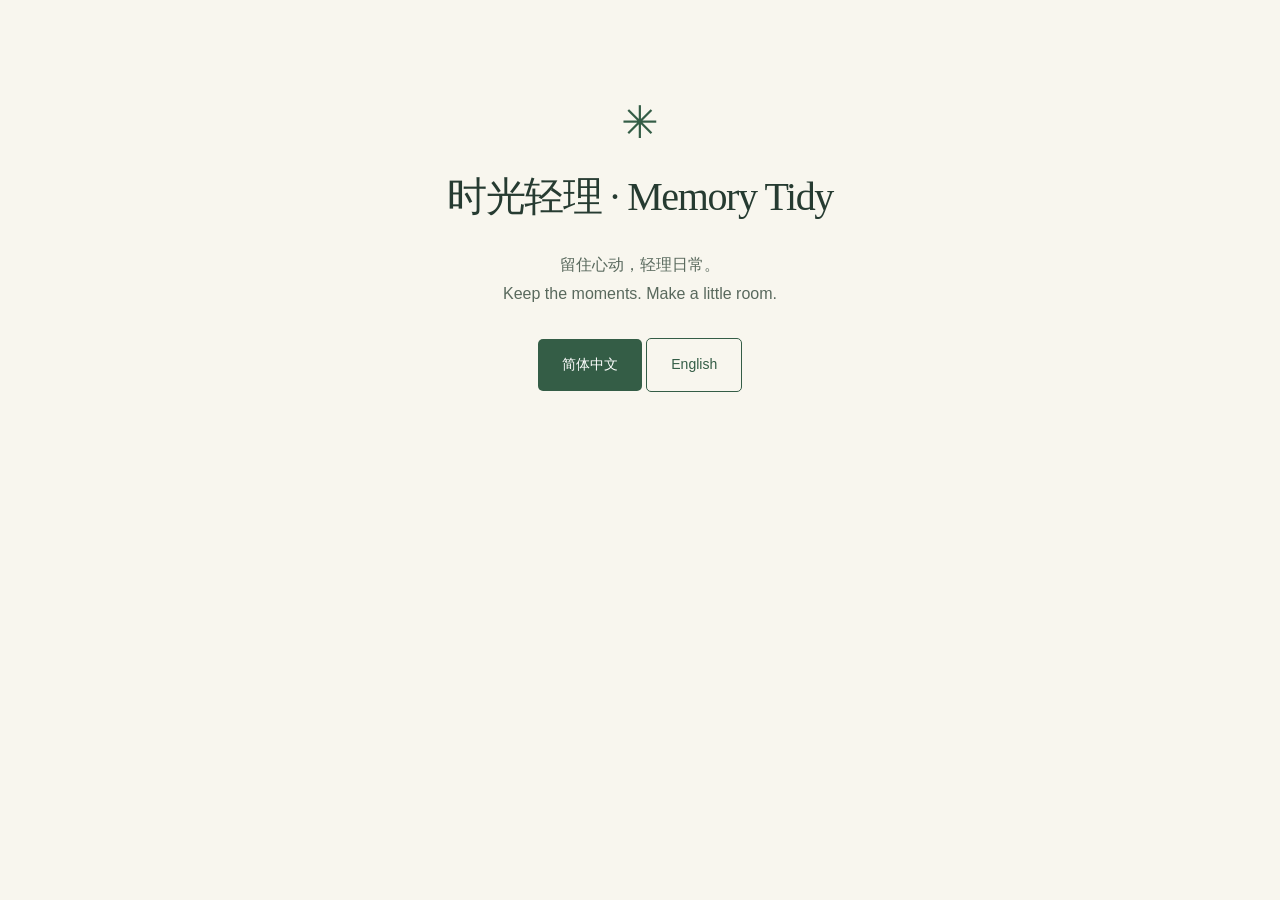
<file: index.html>
<!doctype html><html lang="zh-Hans"><head><meta charset="utf-8"><meta name="viewport" content="width=device-width,initial-scale=1"><title>时光轻理 · Memory Tidy</title><link rel="stylesheet" href="style.css"></head><body><main class="language-entry"><div class="brand-mark" aria-hidden="true">✳</div><h1>时光轻理 · Memory Tidy</h1><p>留住心动，轻理日常。<br>Keep the moments. Make a little room.</p><a class="button" href="index-zh.html" lang="zh-Hans">简体中文</a> <a class="button secondary" href="index-en.html" lang="en">English</a></main></body></html>
</file>
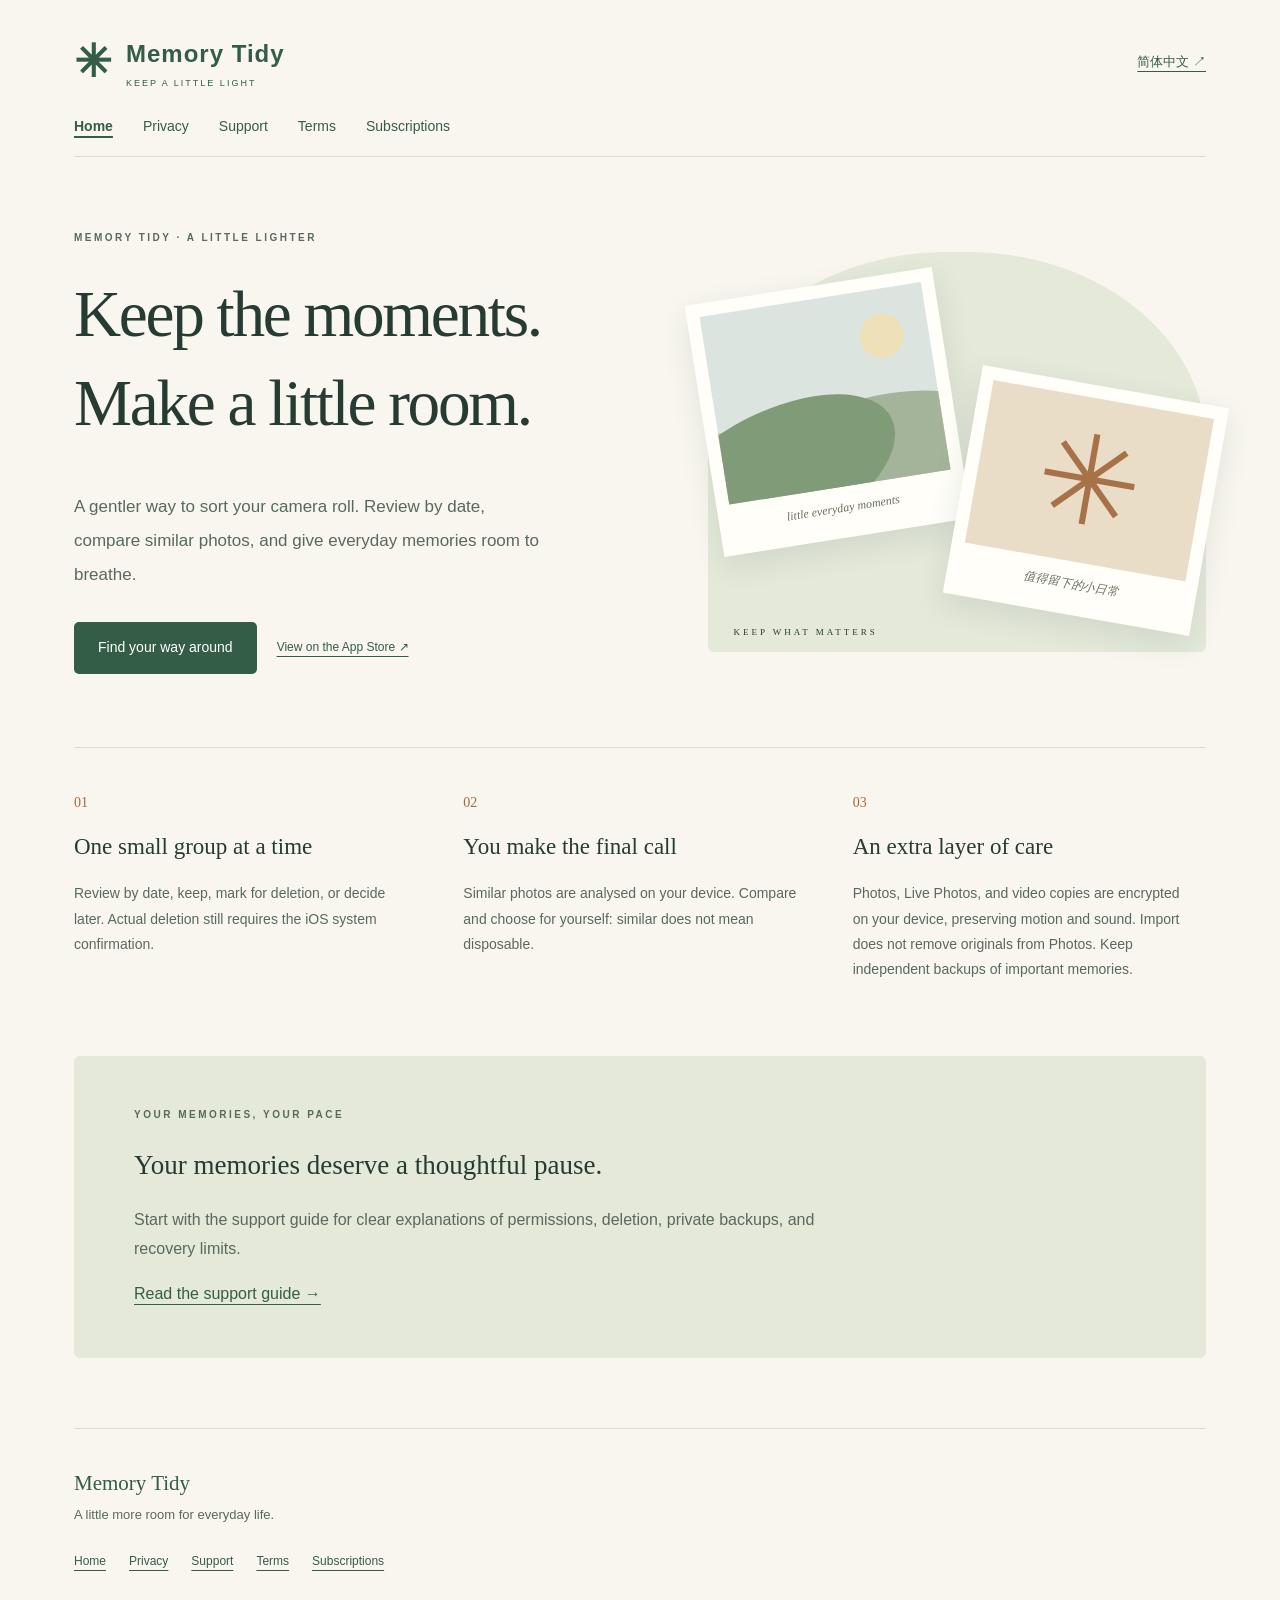
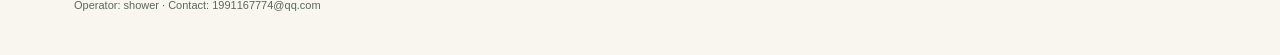
<file: index-en.html>
<!doctype html><html lang="en"><head><meta charset="utf-8"><meta name="viewport" content="width=device-width,initial-scale=1"><meta name="description" content="Memory Tidy: a gentler way to review your photos. Privacy, support, and subscription information."><meta name="color-scheme" content="light"><title>Home · Memory Tidy</title><link rel="stylesheet" href="style.css"><link rel="alternate" hreflang="zh" href="index-zh.html"></head><body><a class="skip" href="#main">Skip to content</a><div class="shell"><header class="site-header"><a class="brand" href="index-en.html"><span class="brand-mark" aria-hidden="true">✳</span><span>Memory Tidy<small>KEEP A LITTLE LIGHT</small></span></a><a class="language" href="index-zh.html" lang="zh">简体中文 ↗</a></header><nav aria-label="Main navigation"><a href="index-en.html" aria-current="page">Home</a><a href="privacy.html">Privacy</a><a href="support.html">Support</a><a href="terms.html">Terms</a><a href="subscriptions.html">Subscriptions</a></nav><main id="main"><div class="hero"><div><div class="eyebrow">MEMORY TIDY · A LITTLE LIGHTER</div><h1>Keep the moments.<br>Make a little room.</h1><p class="intro">A gentler way to sort your camera roll. Review by date, compare similar photos, and give everyday memories room to breathe.</p><div class="actions"><a class="button" href="support.html">Find your way around</a><a href="https://apps.apple.com/app/id6829440079" rel="noopener noreferrer">View on the App Store ↗</a></div></div><div class="album" aria-hidden="true"><div class="print p1"><div class="landscape"><i></i></div><span>little everyday moments</span></div><div class="print p2"><div class="flower">✳</div><span>值得留下的小日常</span></div><div class="album-note">KEEP WHAT MATTERS</div></div></div><div class="cards"><section><span class="number">01</span><h2>One small group at a time</h2><p>Review by date, keep, mark for deletion, or decide later. Actual deletion still requires the iOS system confirmation.</p></section><section><span class="number">02</span><h2>You make the final call</h2><p>Similar photos are analysed on your device. Compare and choose for yourself: similar does not mean disposable.</p></section><section><span class="number">03</span><h2>An extra layer of care</h2><p>Photos, Live Photos, and video copies are encrypted on your device, preserving motion and sound. Import does not remove originals from Photos. Keep independent backups of important memories.</p></section></div><section class="wide-note"><div class="eyebrow">YOUR MEMORIES, YOUR PACE</div><h2>Your memories deserve a thoughtful pause.</h2><p>Start with the support guide for clear explanations of permissions, deletion, private backups, and recovery limits.</p><a href="support.html">Read the support guide →</a></section></main><footer><a class="brand-name" href="index-en.html">Memory Tidy</a><p>A little more room for everyday life.</p><div class="footer-links"><a href="index-en.html" aria-current="page">Home</a><a href="privacy.html">Privacy</a><a href="support.html">Support</a><a href="terms.html">Terms</a><a href="subscriptions.html">Subscriptions</a></div><p class="small">Operator: shower · Contact: 1991167774@qq.com</p></footer></div></body></html>
</file>
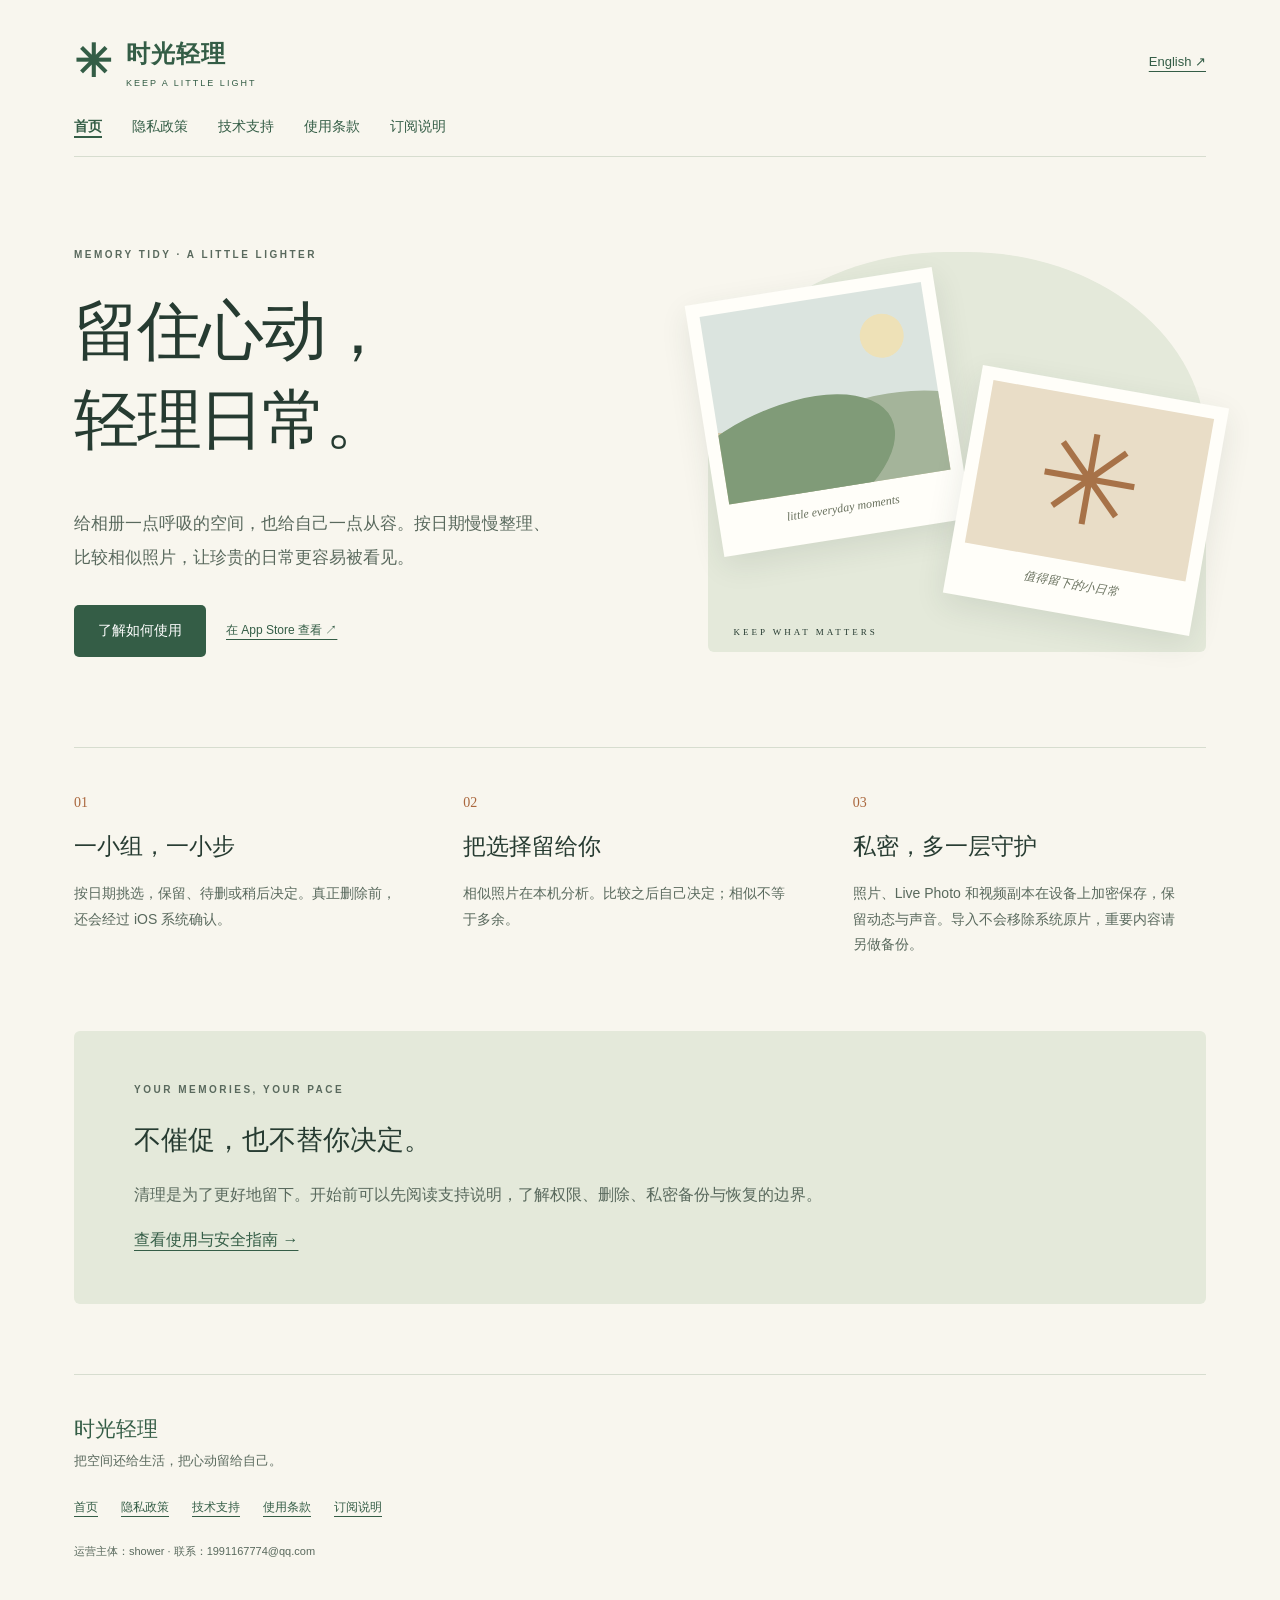
<file: index-zh.html>
<!doctype html><html lang="zh-Hans"><head><meta charset="utf-8"><meta name="viewport" content="width=device-width,initial-scale=1"><meta name="description" content="时光轻理：给相册一点呼吸的空间。隐私、技术支持和订阅说明。"><meta name="color-scheme" content="light"><title>首页 · 时光轻理</title><link rel="stylesheet" href="style.css"><link rel="alternate" hreflang="en" href="index-en.html"></head><body><a class="skip" href="#main">跳至正文</a><div class="shell"><header class="site-header"><a class="brand" href="index-zh.html"><span class="brand-mark" aria-hidden="true">✳</span><span>时光轻理<small>KEEP A LITTLE LIGHT</small></span></a><a class="language" href="index-en.html" lang="en">English ↗</a></header><nav aria-label="主导航"><a href="index-zh.html" aria-current="page">首页</a><a href="privacy-zh.html">隐私政策</a><a href="support-zh.html">技术支持</a><a href="terms-zh.html">使用条款</a><a href="subscriptions-zh.html">订阅说明</a></nav><main id="main"><div class="hero"><div><div class="eyebrow">MEMORY TIDY · A LITTLE LIGHTER</div><h1>留住心动，<br>轻理日常。</h1><p class="intro">给相册一点呼吸的空间，也给自己一点从容。按日期慢慢整理、比较相似照片，让珍贵的日常更容易被看见。</p><div class="actions"><a class="button" href="support-zh.html">了解如何使用</a><a href="https://apps.apple.com/app/id6829440079" rel="noopener noreferrer">在 App Store 查看 ↗</a></div></div><div class="album" aria-hidden="true"><div class="print p1"><div class="landscape"><i></i></div><span>little everyday moments</span></div><div class="print p2"><div class="flower">✳</div><span>值得留下的小日常</span></div><div class="album-note">KEEP WHAT MATTERS</div></div></div><div class="cards"><section><span class="number">01</span><h2>一小组，一小步</h2><p>按日期挑选，保留、待删或稍后决定。真正删除前，还会经过 iOS 系统确认。</p></section><section><span class="number">02</span><h2>把选择留给你</h2><p>相似照片在本机分析。比较之后自己决定；相似不等于多余。</p></section><section><span class="number">03</span><h2>私密，多一层守护</h2><p>照片、Live Photo 和视频副本在设备上加密保存，保留动态与声音。导入不会移除系统原片，重要内容请另做备份。</p></section></div><section class="wide-note"><div class="eyebrow">YOUR MEMORIES, YOUR PACE</div><h2>不催促，也不替你决定。</h2><p>清理是为了更好地留下。开始前可以先阅读支持说明，了解权限、删除、私密备份与恢复的边界。</p><a href="support-zh.html">查看使用与安全指南 →</a></section></main><footer><a class="brand-name" href="index-zh.html">时光轻理</a><p>把空间还给生活，把心动留给自己。</p><div class="footer-links"><a href="index-zh.html" aria-current="page">首页</a><a href="privacy-zh.html">隐私政策</a><a href="support-zh.html">技术支持</a><a href="terms-zh.html">使用条款</a><a href="subscriptions-zh.html">订阅说明</a></div><p class="small">运营主体：shower · 联系：1991167774@qq.com</p></footer></div></body></html>
</file>
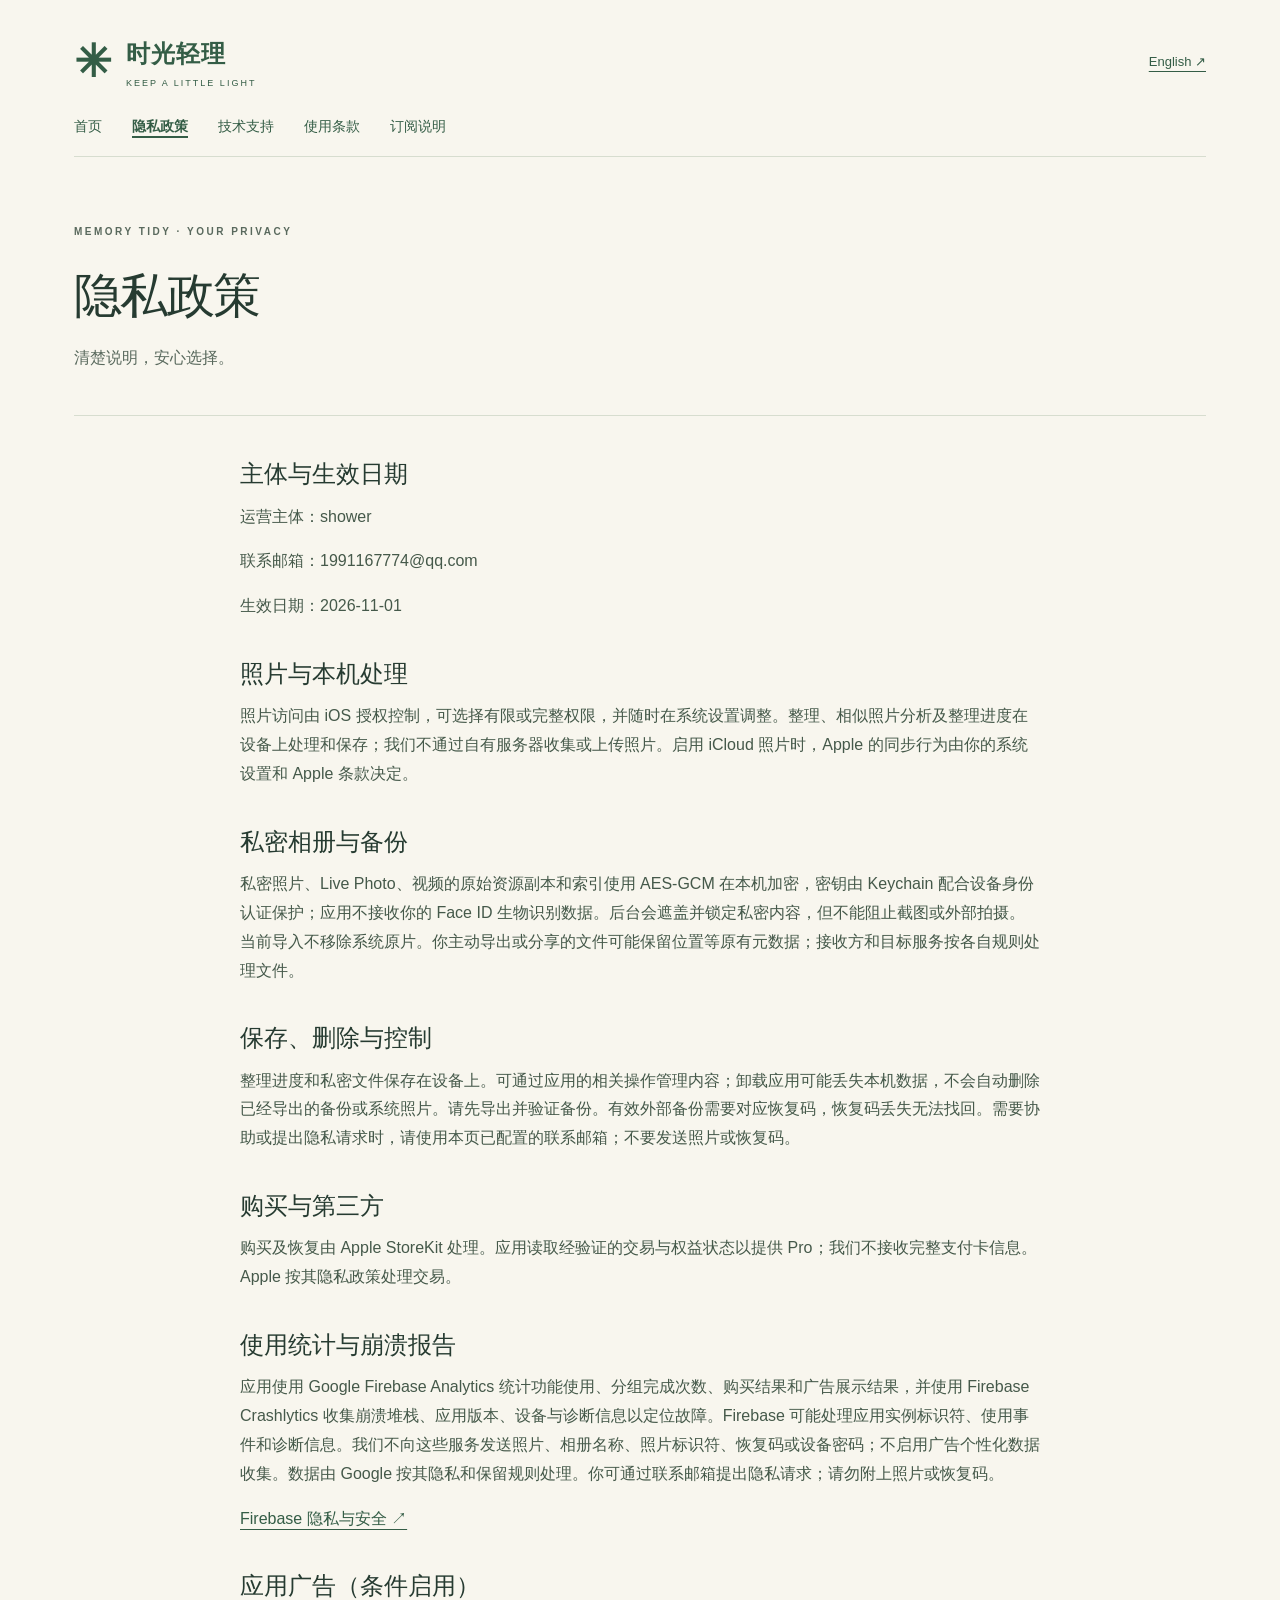
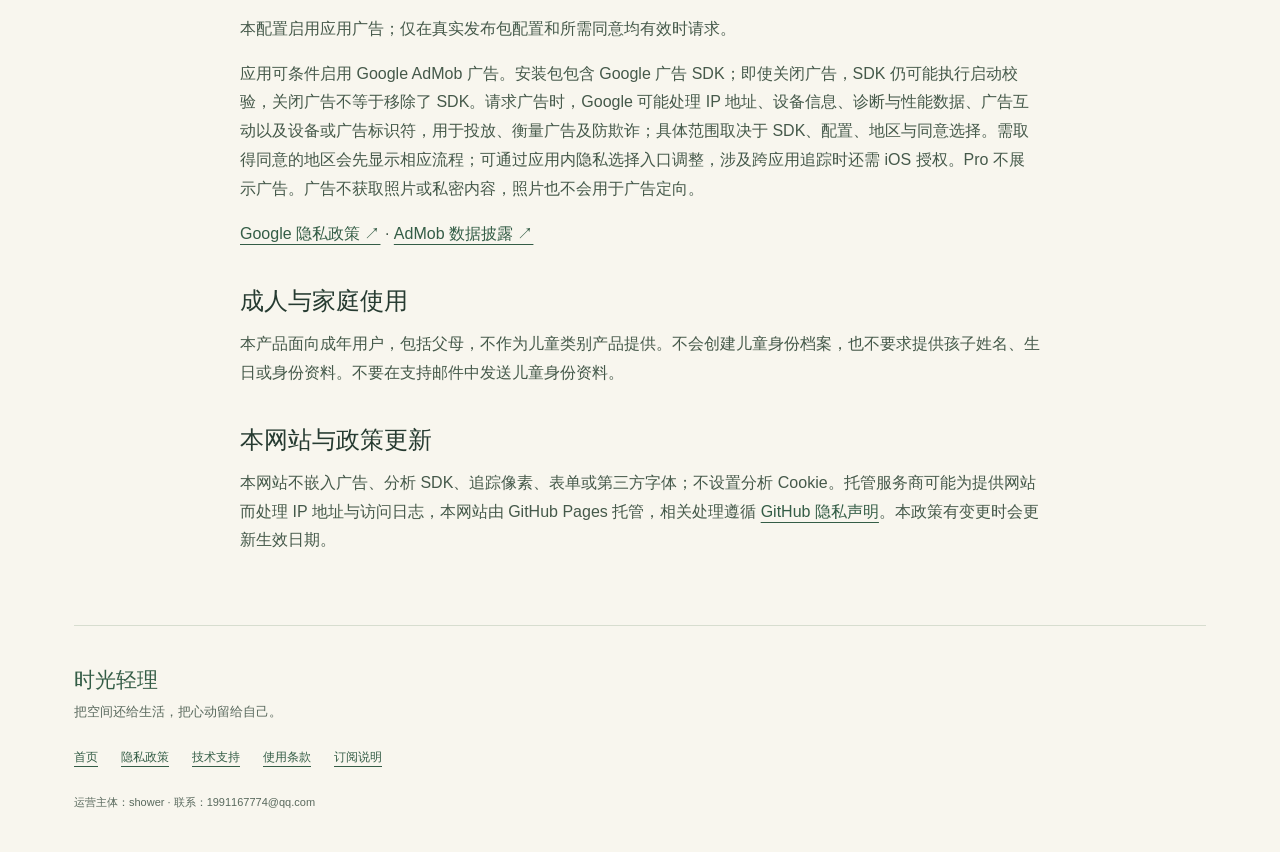
<file: privacy-zh.html>
<!doctype html><html lang="zh-Hans"><head><meta charset="utf-8"><meta name="viewport" content="width=device-width,initial-scale=1"><meta name="description" content="时光轻理：给相册一点呼吸的空间。隐私、技术支持和订阅说明。"><meta name="color-scheme" content="light"><title>隐私政策 · 时光轻理</title><link rel="stylesheet" href="style.css"><link rel="alternate" hreflang="en" href="privacy.html"></head><body><a class="skip" href="#main">跳至正文</a><div class="shell"><header class="site-header"><a class="brand" href="index-zh.html"><span class="brand-mark" aria-hidden="true">✳</span><span>时光轻理<small>KEEP A LITTLE LIGHT</small></span></a><a class="language" href="privacy.html" lang="en">English ↗</a></header><nav aria-label="主导航"><a href="index-zh.html">首页</a><a href="privacy-zh.html" aria-current="page">隐私政策</a><a href="support-zh.html">技术支持</a><a href="terms-zh.html">使用条款</a><a href="subscriptions-zh.html">订阅说明</a></nav><main id="main"><header class="page-title"><div class="eyebrow">MEMORY TIDY · YOUR PRIVACY</div><h1>隐私政策</h1><p>清楚说明，安心选择。</p></header><section class="prose"><h2>主体与生效日期</h2><p>运营主体：shower</p><p>联系邮箱：1991167774@qq.com</p><p>生效日期：2026-11-01</p></section><section class="prose"><h2>照片与本机处理</h2><p>照片访问由 iOS 授权控制，可选择有限或完整权限，并随时在系统设置调整。整理、相似照片分析及整理进度在设备上处理和保存；我们不通过自有服务器收集或上传照片。启用 iCloud 照片时，Apple 的同步行为由你的系统设置和 Apple 条款决定。</p></section><section class="prose"><h2>私密相册与备份</h2><p>私密照片、Live Photo、视频的原始资源副本和索引使用 AES-GCM 在本机加密，密钥由 Keychain 配合设备身份认证保护；应用不接收你的 Face ID 生物识别数据。后台会遮盖并锁定私密内容，但不能阻止截图或外部拍摄。当前导入不移除系统原片。你主动导出或分享的文件可能保留位置等原有元数据；接收方和目标服务按各自规则处理文件。</p></section><section class="prose"><h2>保存、删除与控制</h2><p>整理进度和私密文件保存在设备上。可通过应用的相关操作管理内容；卸载应用可能丢失本机数据，不会自动删除已经导出的备份或系统照片。请先导出并验证备份。有效外部备份需要对应恢复码，恢复码丢失无法找回。需要协助或提出隐私请求时，请使用本页已配置的联系邮箱；不要发送照片或恢复码。</p></section><section class="prose"><h2>购买与第三方</h2><p>购买及恢复由 Apple StoreKit 处理。应用读取经验证的交易与权益状态以提供 Pro；我们不接收完整支付卡信息。Apple 按其隐私政策处理交易。</p></section><section class="prose"><h2>使用统计与崩溃报告</h2><p>应用使用 Google Firebase Analytics 统计功能使用、分组完成次数、购买结果和广告展示结果，并使用 Firebase Crashlytics 收集崩溃堆栈、应用版本、设备与诊断信息以定位故障。Firebase 可能处理应用实例标识符、使用事件和诊断信息。我们不向这些服务发送照片、相册名称、照片标识符、恢复码或设备密码；不启用广告个性化数据收集。数据由 Google 按其隐私和保留规则处理。你可通过联系邮箱提出隐私请求；请勿附上照片或恢复码。</p><p><a href="https://firebase.google.com/support/privacy" rel="noopener noreferrer">Firebase 隐私与安全 ↗</a></p></section><section class="prose"><h2>应用广告（条件启用）</h2><p>本配置启用应用广告；仅在真实发布包配置和所需同意均有效时请求。</p><p>应用可条件启用 Google AdMob 广告。安装包包含 Google 广告 SDK；即使关闭广告，SDK 仍可能执行启动校验，关闭广告不等于移除了 SDK。请求广告时，Google 可能处理 IP 地址、设备信息、诊断与性能数据、广告互动以及设备或广告标识符，用于投放、衡量广告及防欺诈；具体范围取决于 SDK、配置、地区与同意选择。需取得同意的地区会先显示相应流程；可通过应用内隐私选择入口调整，涉及跨应用追踪时还需 iOS 授权。Pro 不展示广告。广告不获取照片或私密内容，照片也不会用于广告定向。</p><p><a href="https://policies.google.com/privacy" rel="noopener noreferrer">Google 隐私政策 ↗</a> · <a href="https://developers.google.com/admob/ios/privacy/data-disclosure" rel="noopener noreferrer">AdMob 数据披露 ↗</a></p></section><section class="prose"><h2>成人与家庭使用</h2><p>本产品面向成年用户，包括父母，不作为儿童类别产品提供。不会创建儿童身份档案，也不要求提供孩子姓名、生日或身份资料。不要在支持邮件中发送儿童身份资料。</p></section><section class="prose"><h2>本网站与政策更新</h2><p>本网站不嵌入广告、分析 SDK、追踪像素、表单或第三方字体；不设置分析 Cookie。托管服务商可能为提供网站而处理 IP 地址与访问日志，本网站由 GitHub Pages 托管，相关处理遵循 <a href="https://docs.github.com/en/site-policy/privacy-policies/github-general-privacy-statement">GitHub 隐私声明</a>。本政策有变更时会更新生效日期。</p></section></main><footer><a class="brand-name" href="index-zh.html">时光轻理</a><p>把空间还给生活，把心动留给自己。</p><div class="footer-links"><a href="index-zh.html">首页</a><a href="privacy-zh.html" aria-current="page">隐私政策</a><a href="support-zh.html">技术支持</a><a href="terms-zh.html">使用条款</a><a href="subscriptions-zh.html">订阅说明</a></div><p class="small">运营主体：shower · 联系：1991167774@qq.com</p></footer></div></body></html>
</file>
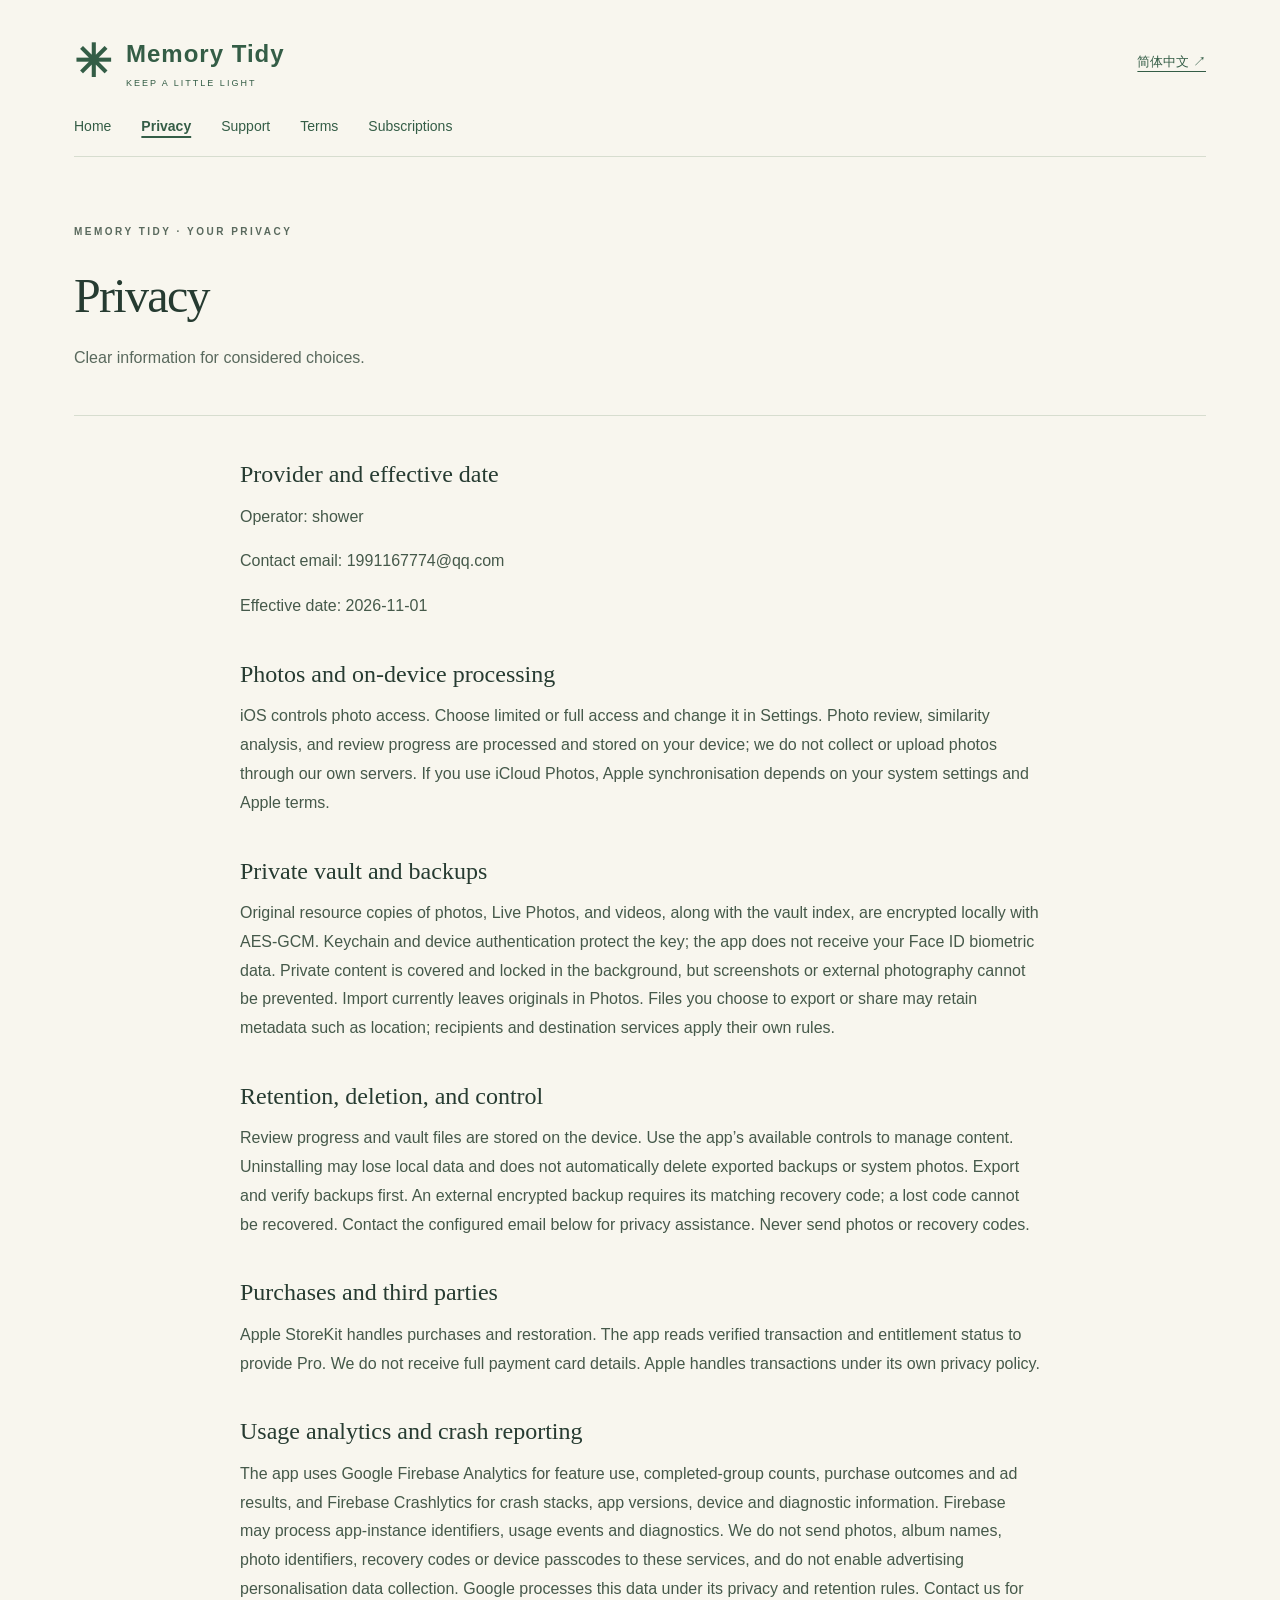
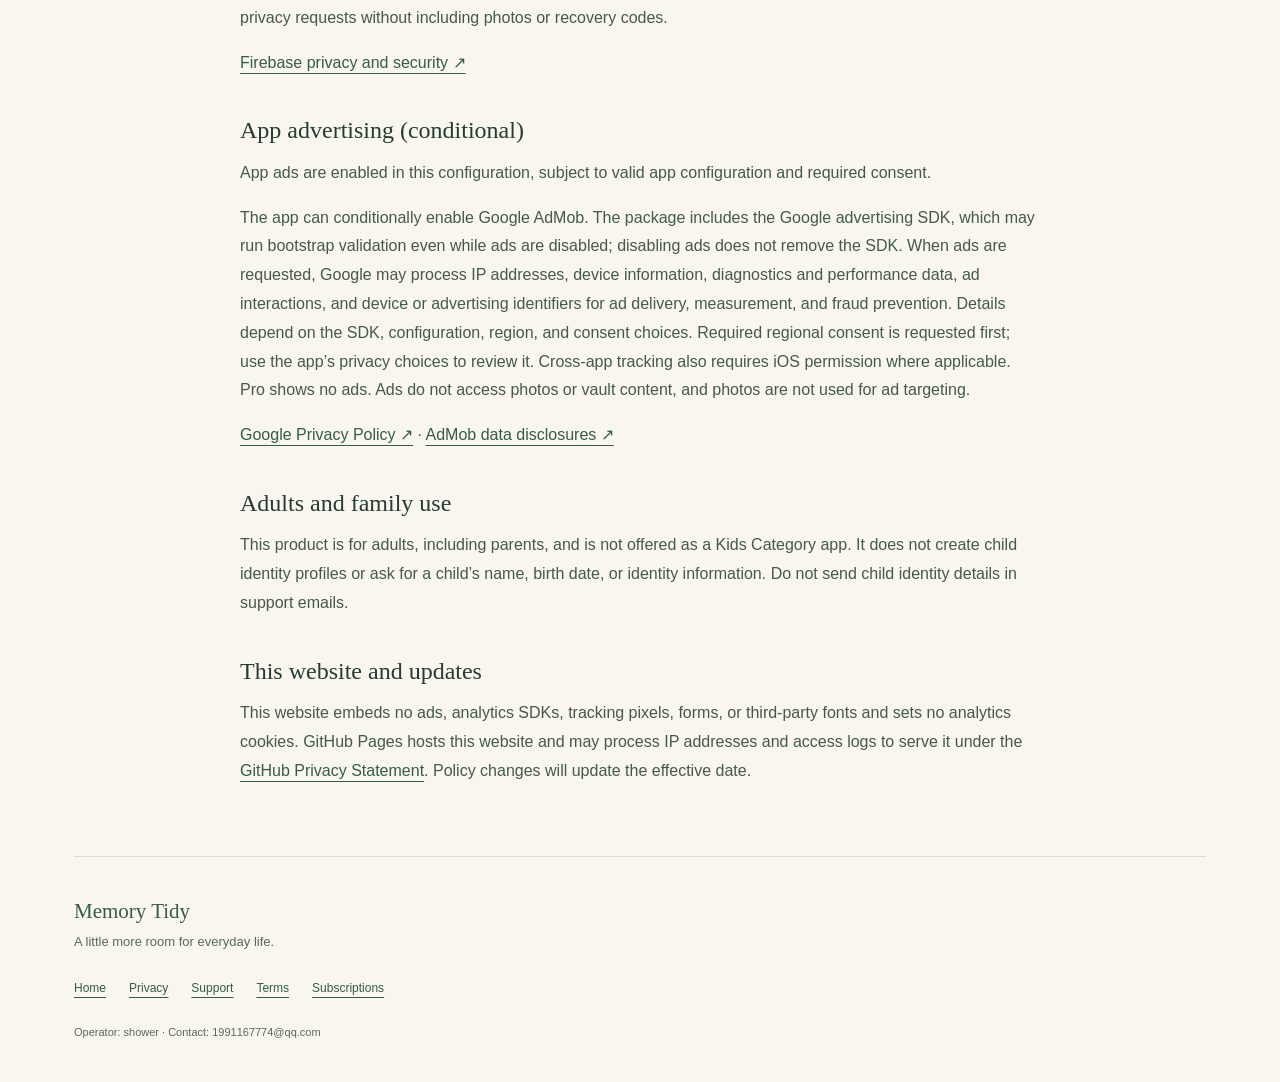
<file: privacy.html>
<!doctype html><html lang="en"><head><meta charset="utf-8"><meta name="viewport" content="width=device-width,initial-scale=1"><meta name="description" content="Memory Tidy: a gentler way to review your photos. Privacy, support, and subscription information."><meta name="color-scheme" content="light"><title>Privacy · Memory Tidy</title><link rel="stylesheet" href="style.css"><link rel="alternate" hreflang="zh" href="privacy-zh.html"></head><body><a class="skip" href="#main">Skip to content</a><div class="shell"><header class="site-header"><a class="brand" href="index-en.html"><span class="brand-mark" aria-hidden="true">✳</span><span>Memory Tidy<small>KEEP A LITTLE LIGHT</small></span></a><a class="language" href="privacy-zh.html" lang="zh">简体中文 ↗</a></header><nav aria-label="Main navigation"><a href="index-en.html">Home</a><a href="privacy.html" aria-current="page">Privacy</a><a href="support.html">Support</a><a href="terms.html">Terms</a><a href="subscriptions.html">Subscriptions</a></nav><main id="main"><header class="page-title"><div class="eyebrow">MEMORY TIDY · YOUR PRIVACY</div><h1>Privacy</h1><p>Clear information for considered choices.</p></header><section class="prose"><h2>Provider and effective date</h2><p>Operator: shower</p><p>Contact email: 1991167774@qq.com</p><p>Effective date: 2026-11-01</p></section><section class="prose"><h2>Photos and on-device processing</h2><p>iOS controls photo access. Choose limited or full access and change it in Settings. Photo review, similarity analysis, and review progress are processed and stored on your device; we do not collect or upload photos through our own servers. If you use iCloud Photos, Apple synchronisation depends on your system settings and Apple terms.</p></section><section class="prose"><h2>Private vault and backups</h2><p>Original resource copies of photos, Live Photos, and videos, along with the vault index, are encrypted locally with AES-GCM. Keychain and device authentication protect the key; the app does not receive your Face ID biometric data. Private content is covered and locked in the background, but screenshots or external photography cannot be prevented. Import currently leaves originals in Photos. Files you choose to export or share may retain metadata such as location; recipients and destination services apply their own rules.</p></section><section class="prose"><h2>Retention, deletion, and control</h2><p>Review progress and vault files are stored on the device. Use the app’s available controls to manage content. Uninstalling may lose local data and does not automatically delete exported backups or system photos. Export and verify backups first. An external encrypted backup requires its matching recovery code; a lost code cannot be recovered. Contact the configured email below for privacy assistance. Never send photos or recovery codes.</p></section><section class="prose"><h2>Purchases and third parties</h2><p>Apple StoreKit handles purchases and restoration. The app reads verified transaction and entitlement status to provide Pro. We do not receive full payment card details. Apple handles transactions under its own privacy policy.</p></section><section class="prose"><h2>Usage analytics and crash reporting</h2><p>The app uses Google Firebase Analytics for feature use, completed-group counts, purchase outcomes and ad results, and Firebase Crashlytics for crash stacks, app versions, device and diagnostic information. Firebase may process app-instance identifiers, usage events and diagnostics. We do not send photos, album names, photo identifiers, recovery codes or device passcodes to these services, and do not enable advertising personalisation data collection. Google processes this data under its privacy and retention rules. Contact us for privacy requests without including photos or recovery codes.</p><p><a href="https://firebase.google.com/support/privacy" rel="noopener noreferrer">Firebase privacy and security ↗</a></p></section><section class="prose"><h2>App advertising (conditional)</h2><p>App ads are enabled in this configuration, subject to valid app configuration and required consent.</p><p>The app can conditionally enable Google AdMob. The package includes the Google advertising SDK, which may run bootstrap validation even while ads are disabled; disabling ads does not remove the SDK. When ads are requested, Google may process IP addresses, device information, diagnostics and performance data, ad interactions, and device or advertising identifiers for ad delivery, measurement, and fraud prevention. Details depend on the SDK, configuration, region, and consent choices. Required regional consent is requested first; use the app’s privacy choices to review it. Cross-app tracking also requires iOS permission where applicable. Pro shows no ads. Ads do not access photos or vault content, and photos are not used for ad targeting.</p><p><a href="https://policies.google.com/privacy" rel="noopener noreferrer">Google Privacy Policy ↗</a> · <a href="https://developers.google.com/admob/ios/privacy/data-disclosure" rel="noopener noreferrer">AdMob data disclosures ↗</a></p></section><section class="prose"><h2>Adults and family use</h2><p>This product is for adults, including parents, and is not offered as a Kids Category app. It does not create child identity profiles or ask for a child’s name, birth date, or identity information. Do not send child identity details in support emails.</p></section><section class="prose"><h2>This website and updates</h2><p>This website embeds no ads, analytics SDKs, tracking pixels, forms, or third-party fonts and sets no analytics cookies. GitHub Pages hosts this website and may process IP addresses and access logs to serve it under the <a href="https://docs.github.com/en/site-policy/privacy-policies/github-general-privacy-statement">GitHub Privacy Statement</a>. Policy changes will update the effective date.</p></section></main><footer><a class="brand-name" href="index-en.html">Memory Tidy</a><p>A little more room for everyday life.</p><div class="footer-links"><a href="index-en.html">Home</a><a href="privacy.html" aria-current="page">Privacy</a><a href="support.html">Support</a><a href="terms.html">Terms</a><a href="subscriptions.html">Subscriptions</a></div><p class="small">Operator: shower · Contact: 1991167774@qq.com</p></footer></div></body></html>
</file>
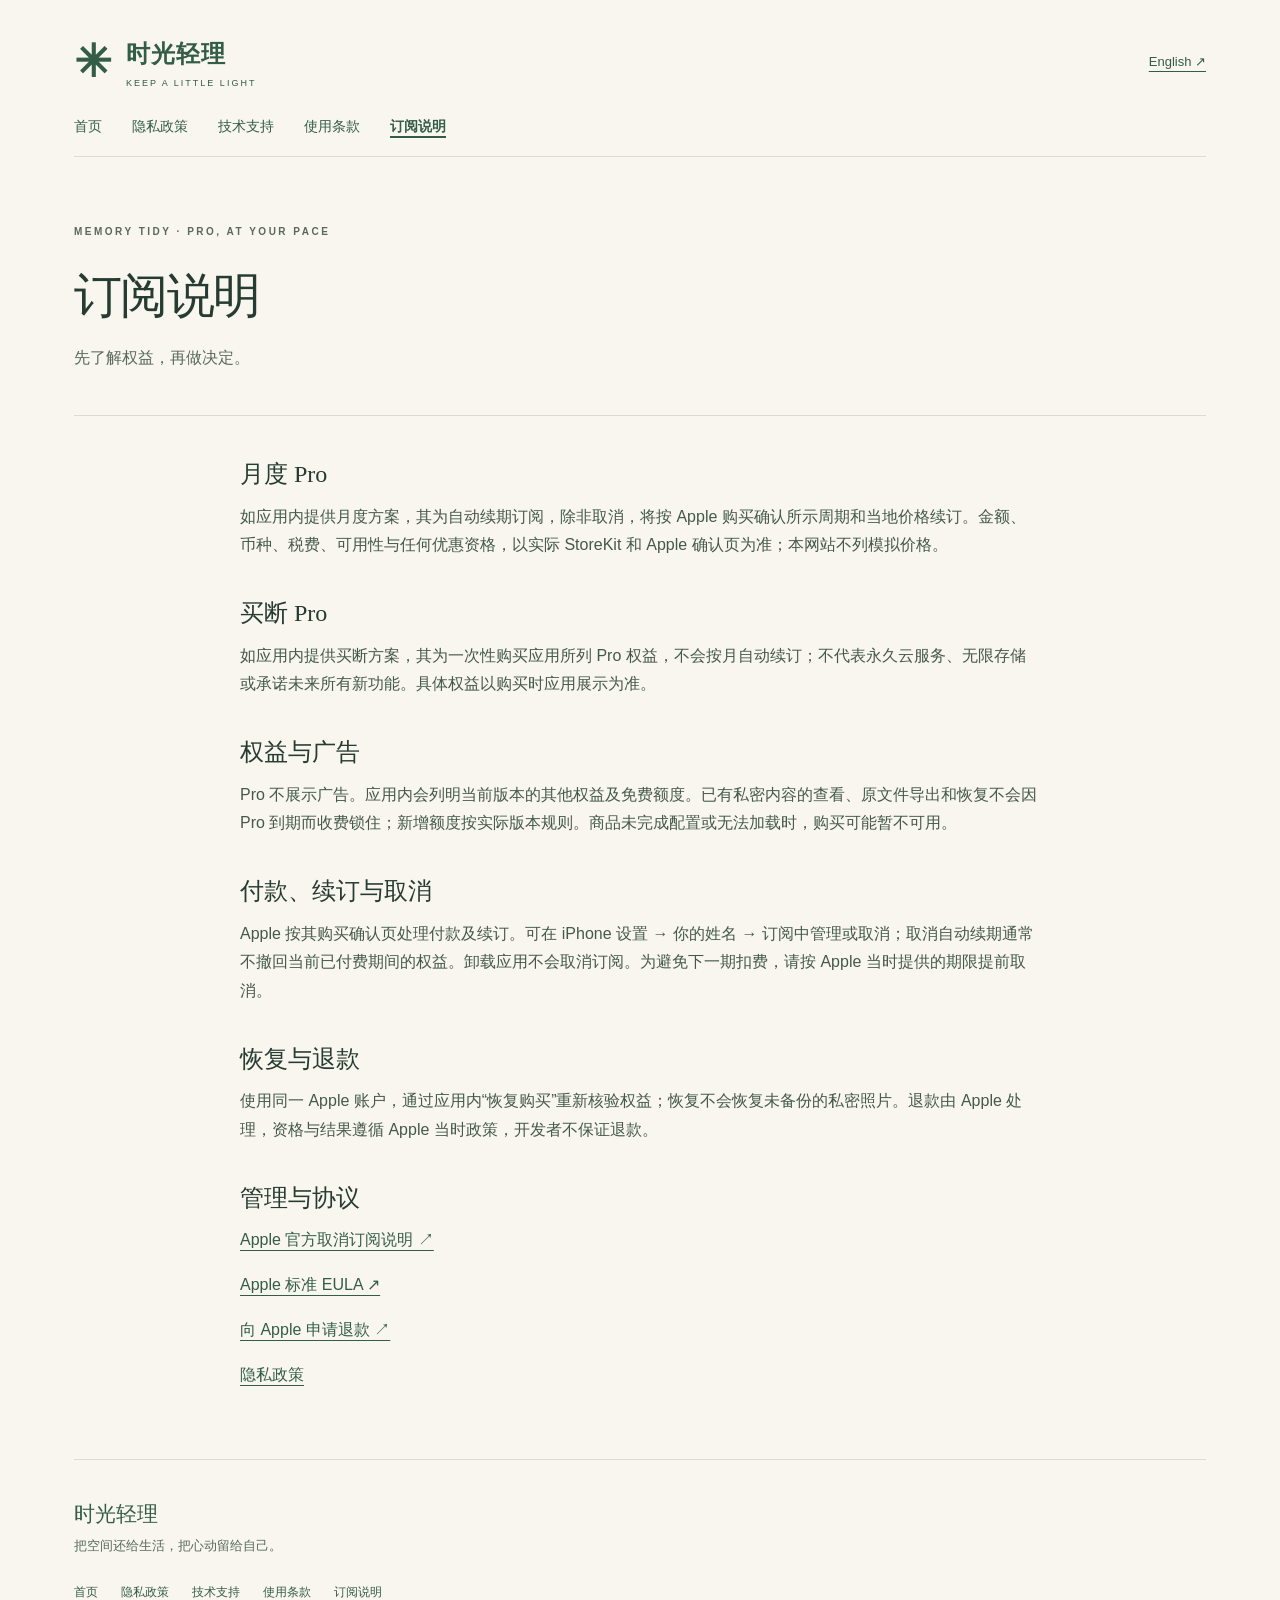
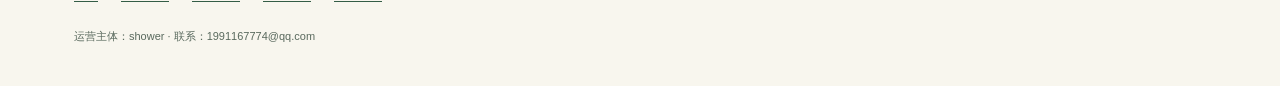
<file: subscriptions-zh.html>
<!doctype html><html lang="zh-Hans"><head><meta charset="utf-8"><meta name="viewport" content="width=device-width,initial-scale=1"><meta name="description" content="时光轻理：给相册一点呼吸的空间。隐私、技术支持和订阅说明。"><meta name="color-scheme" content="light"><title>订阅说明 · 时光轻理</title><link rel="stylesheet" href="style.css"><link rel="alternate" hreflang="en" href="subscriptions.html"></head><body><a class="skip" href="#main">跳至正文</a><div class="shell"><header class="site-header"><a class="brand" href="index-zh.html"><span class="brand-mark" aria-hidden="true">✳</span><span>时光轻理<small>KEEP A LITTLE LIGHT</small></span></a><a class="language" href="subscriptions.html" lang="en">English ↗</a></header><nav aria-label="主导航"><a href="index-zh.html">首页</a><a href="privacy-zh.html">隐私政策</a><a href="support-zh.html">技术支持</a><a href="terms-zh.html">使用条款</a><a href="subscriptions-zh.html" aria-current="page">订阅说明</a></nav><main id="main"><header class="page-title"><div class="eyebrow">MEMORY TIDY · PRO, AT YOUR PACE</div><h1>订阅说明</h1><p>先了解权益，再做决定。</p></header><section class="prose"><h2>月度 Pro</h2><p>如应用内提供月度方案，其为自动续期订阅，除非取消，将按 Apple 购买确认所示周期和当地价格续订。金额、币种、税费、可用性与任何优惠资格，以实际 StoreKit 和 Apple 确认页为准；本网站不列模拟价格。</p></section><section class="prose"><h2>买断 Pro</h2><p>如应用内提供买断方案，其为一次性购买应用所列 Pro 权益，不会按月自动续订；不代表永久云服务、无限存储或承诺未来所有新功能。具体权益以购买时应用展示为准。</p></section><section class="prose"><h2>权益与广告</h2><p>Pro 不展示广告。应用内会列明当前版本的其他权益及免费额度。已有私密内容的查看、原文件导出和恢复不会因 Pro 到期而收费锁住；新增额度按实际版本规则。商品未完成配置或无法加载时，购买可能暂不可用。</p></section><section class="prose"><h2>付款、续订与取消</h2><p>Apple 按其购买确认页处理付款及续订。可在 iPhone 设置 → 你的姓名 → 订阅中管理或取消；取消自动续期通常不撤回当前已付费期间的权益。卸载应用不会取消订阅。为避免下一期扣费，请按 Apple 当时提供的期限提前取消。</p></section><section class="prose"><h2>恢复与退款</h2><p>使用同一 Apple 账户，通过应用内“恢复购买”重新核验权益；恢复不会恢复未备份的私密照片。退款由 Apple 处理，资格与结果遵循 Apple 当时政策，开发者不保证退款。</p></section><section class="prose"><h2>管理与协议</h2><p><a href="https://support.apple.com/en-us/118428" rel="noopener noreferrer">Apple 官方取消订阅说明 ↗</a></p><p><a href="https://www.apple.com/legal/internet-services/itunes/dev/stdeula/" rel="noopener noreferrer">Apple 标准 EULA ↗</a></p><p><a href="https://reportaproblem.apple.com/" rel="noopener noreferrer">向 Apple 申请退款 ↗</a></p><p><a href="privacy-zh.html">隐私政策</a></p></section></main><footer><a class="brand-name" href="index-zh.html">时光轻理</a><p>把空间还给生活，把心动留给自己。</p><div class="footer-links"><a href="index-zh.html">首页</a><a href="privacy-zh.html">隐私政策</a><a href="support-zh.html">技术支持</a><a href="terms-zh.html">使用条款</a><a href="subscriptions-zh.html" aria-current="page">订阅说明</a></div><p class="small">运营主体：shower · 联系：1991167774@qq.com</p></footer></div></body></html>
</file>
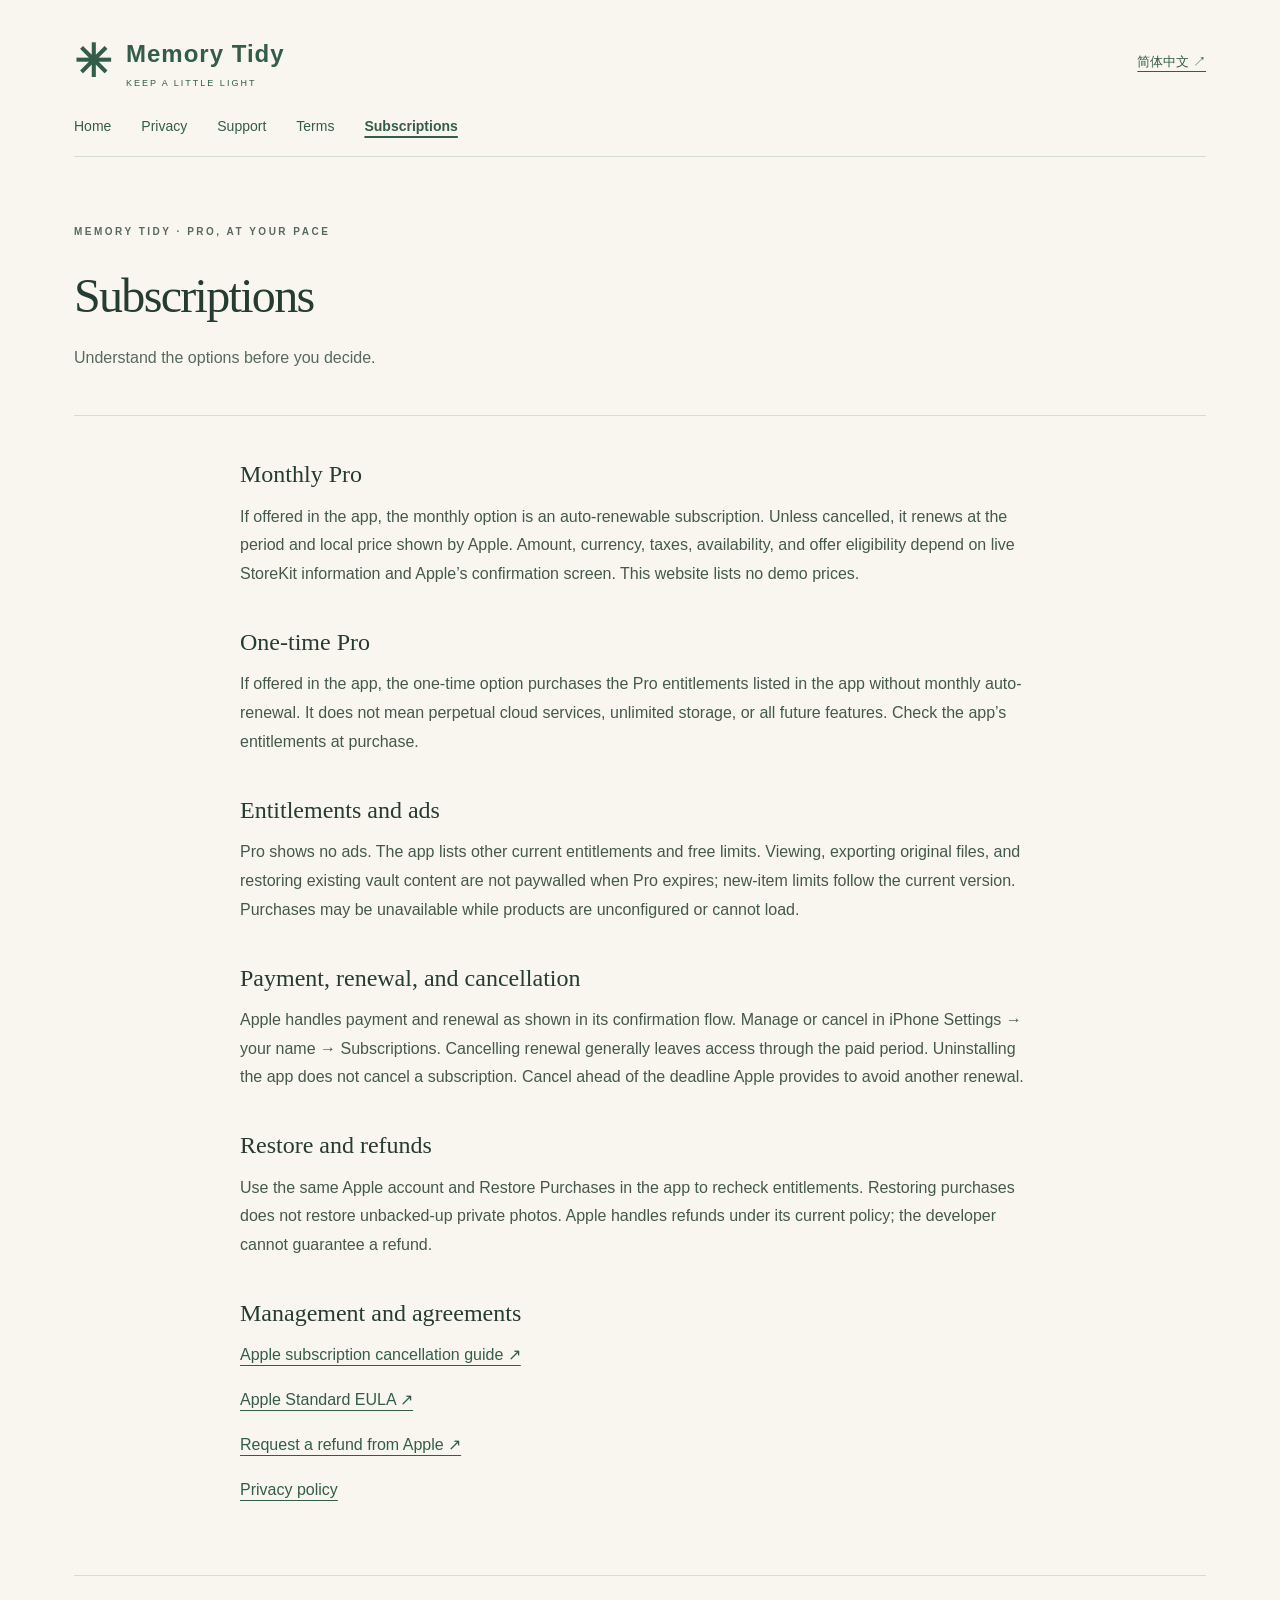
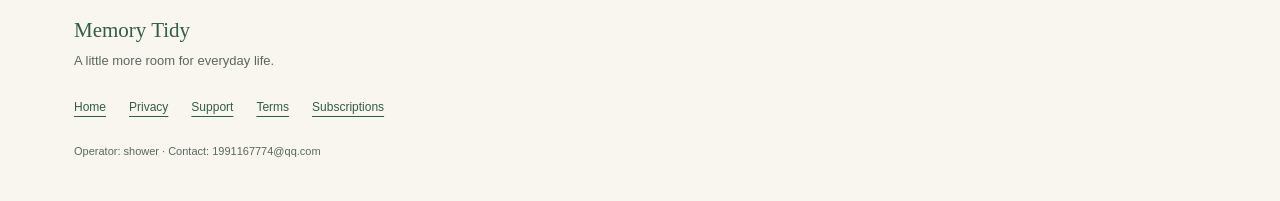
<file: subscriptions.html>
<!doctype html><html lang="en"><head><meta charset="utf-8"><meta name="viewport" content="width=device-width,initial-scale=1"><meta name="description" content="Memory Tidy: a gentler way to review your photos. Privacy, support, and subscription information."><meta name="color-scheme" content="light"><title>Subscriptions · Memory Tidy</title><link rel="stylesheet" href="style.css"><link rel="alternate" hreflang="zh" href="subscriptions-zh.html"></head><body><a class="skip" href="#main">Skip to content</a><div class="shell"><header class="site-header"><a class="brand" href="index-en.html"><span class="brand-mark" aria-hidden="true">✳</span><span>Memory Tidy<small>KEEP A LITTLE LIGHT</small></span></a><a class="language" href="subscriptions-zh.html" lang="zh">简体中文 ↗</a></header><nav aria-label="Main navigation"><a href="index-en.html">Home</a><a href="privacy.html">Privacy</a><a href="support.html">Support</a><a href="terms.html">Terms</a><a href="subscriptions.html" aria-current="page">Subscriptions</a></nav><main id="main"><header class="page-title"><div class="eyebrow">MEMORY TIDY · PRO, AT YOUR PACE</div><h1>Subscriptions</h1><p>Understand the options before you decide.</p></header><section class="prose"><h2>Monthly Pro</h2><p>If offered in the app, the monthly option is an auto-renewable subscription. Unless cancelled, it renews at the period and local price shown by Apple. Amount, currency, taxes, availability, and offer eligibility depend on live StoreKit information and Apple’s confirmation screen. This website lists no demo prices.</p></section><section class="prose"><h2>One-time Pro</h2><p>If offered in the app, the one-time option purchases the Pro entitlements listed in the app without monthly auto-renewal. It does not mean perpetual cloud services, unlimited storage, or all future features. Check the app’s entitlements at purchase.</p></section><section class="prose"><h2>Entitlements and ads</h2><p>Pro shows no ads. The app lists other current entitlements and free limits. Viewing, exporting original files, and restoring existing vault content are not paywalled when Pro expires; new-item limits follow the current version. Purchases may be unavailable while products are unconfigured or cannot load.</p></section><section class="prose"><h2>Payment, renewal, and cancellation</h2><p>Apple handles payment and renewal as shown in its confirmation flow. Manage or cancel in iPhone Settings → your name → Subscriptions. Cancelling renewal generally leaves access through the paid period. Uninstalling the app does not cancel a subscription. Cancel ahead of the deadline Apple provides to avoid another renewal.</p></section><section class="prose"><h2>Restore and refunds</h2><p>Use the same Apple account and Restore Purchases in the app to recheck entitlements. Restoring purchases does not restore unbacked-up private photos. Apple handles refunds under its current policy; the developer cannot guarantee a refund.</p></section><section class="prose"><h2>Management and agreements</h2><p><a href="https://support.apple.com/en-us/118428" rel="noopener noreferrer">Apple subscription cancellation guide ↗</a></p><p><a href="https://www.apple.com/legal/internet-services/itunes/dev/stdeula/" rel="noopener noreferrer">Apple Standard EULA ↗</a></p><p><a href="https://reportaproblem.apple.com/" rel="noopener noreferrer">Request a refund from Apple ↗</a></p><p><a href="privacy.html">Privacy policy</a></p></section></main><footer><a class="brand-name" href="index-en.html">Memory Tidy</a><p>A little more room for everyday life.</p><div class="footer-links"><a href="index-en.html">Home</a><a href="privacy.html">Privacy</a><a href="support.html">Support</a><a href="terms.html">Terms</a><a href="subscriptions.html" aria-current="page">Subscriptions</a></div><p class="small">Operator: shower · Contact: 1991167774@qq.com</p></footer></div></body></html>
</file>
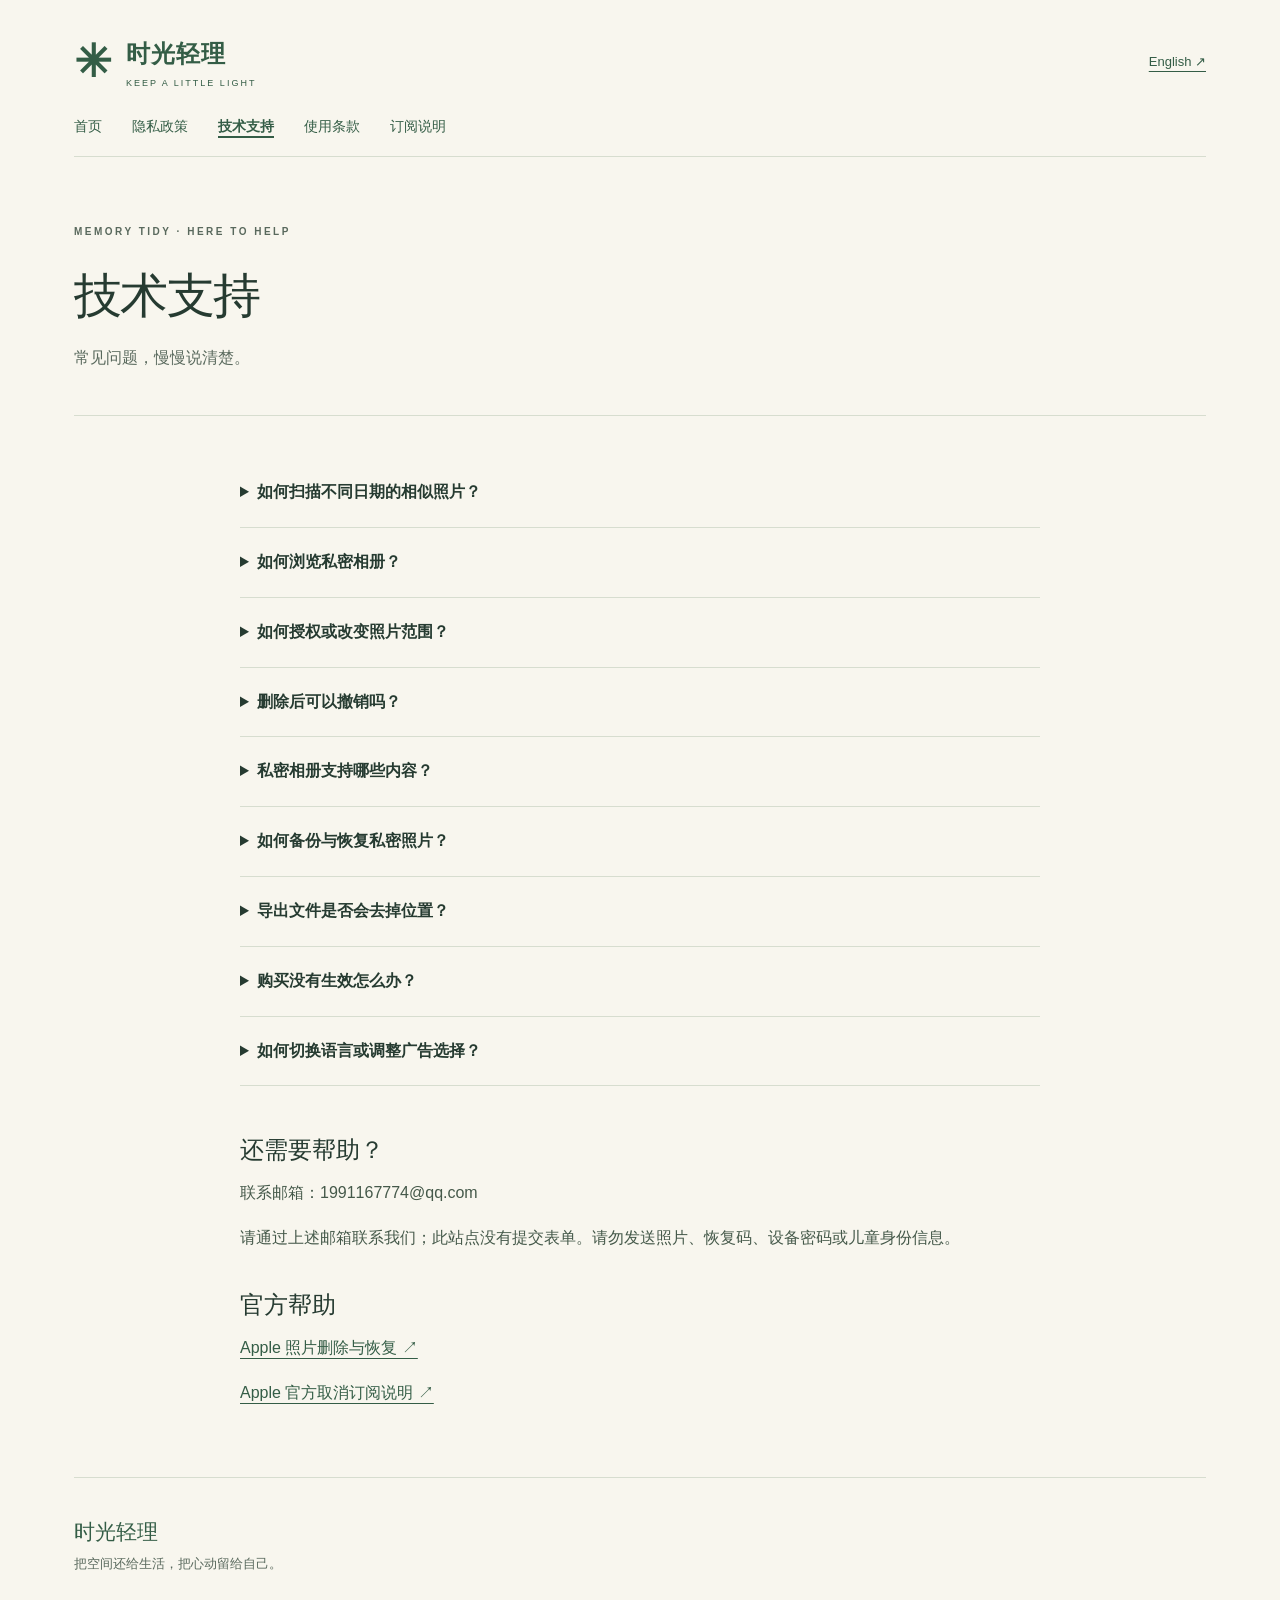
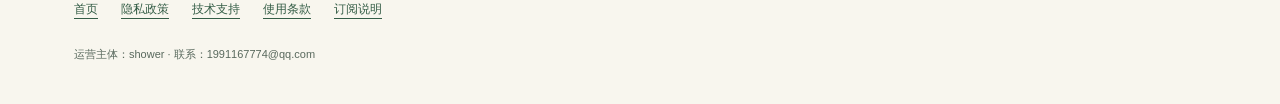
<file: support-zh.html>
<!doctype html><html lang="zh-Hans"><head><meta charset="utf-8"><meta name="viewport" content="width=device-width,initial-scale=1"><meta name="description" content="时光轻理：给相册一点呼吸的空间。隐私、技术支持和订阅说明。"><meta name="color-scheme" content="light"><title>技术支持 · 时光轻理</title><link rel="stylesheet" href="style.css"><link rel="alternate" hreflang="en" href="support.html"></head><body><a class="skip" href="#main">跳至正文</a><div class="shell"><header class="site-header"><a class="brand" href="index-zh.html"><span class="brand-mark" aria-hidden="true">✳</span><span>时光轻理<small>KEEP A LITTLE LIGHT</small></span></a><a class="language" href="support.html" lang="en">English ↗</a></header><nav aria-label="主导航"><a href="index-zh.html">首页</a><a href="privacy-zh.html">隐私政策</a><a href="support-zh.html" aria-current="page">技术支持</a><a href="terms-zh.html">使用条款</a><a href="subscriptions-zh.html">订阅说明</a></nav><main id="main"><header class="page-title"><div class="eyebrow">MEMORY TIDY · HERE TO HELP</div><h1>技术支持</h1><p>常见问题，慢慢说清楚。</p></header><div class="faq"><details><summary>如何扫描不同日期的相似照片？</summary><p>打开相似照片页右上角“扫描选项”，在“扫描范围”中选择最近30天、全部日期或自选日期，再扫描所选范围；可比较范围内不同日期的照片。已分析特征缓存在本机，再次扫描复用未变化的照片，只分析新增或修改内容；需要时可选择“全部重新扫描（忽略缓存）”。iCloud 未下载内容可通过“允许联网补扫所选范围”补扫。扫描不会自动删除照片。</p></details><details><summary>如何浏览私密相册？</summary><p>解锁后点开任一项目，左右滑动切换照片、Live Photo 和视频；顶部显示当前位置与总数。媒体页面保留固定的导出、保存、删除图标，详情通过信息按钮查看。</p></details><details><summary>如何授权或改变照片范围？</summary><p>首次使用时由 iOS 请求照片权限。可仅选择部分照片；在 iOS 设置中进入本应用的照片权限设置，调整所选照片或权限。不授权仍可阅读本网站。</p></details><details><summary>删除后可以撤销吗？</summary><p>待删选择在提交前可复核。真实删除须经系统确认；相似照片按组提交，取消或失败保留当前选择。成功删除后不能在应用里伪装撤销，可到系统“照片 → 最近删除”检查。Apple 通常保留 30 天；iCloud 照片的删除可能同步到其他设备。请先备份。</p></details><details><summary>私密相册支持哪些内容？</summary><p>支持照片、Live Photo 和视频，保留 Live Photo 动态与视频声音；可导出原始资源或保存到系统相册。导入不会移除系统原片。请保留原件，并在导出或恢复后核对内容。不承诺 RAW、编辑历史或所有关联资源均可完整往返。</p></details><details><summary>如何备份与恢复私密照片？</summary><p>先解锁并使用加密备份导出，妥善分开保存备份和随机生成的恢复码。操作需要足够的本机可用空间；出现空间不足或资源读取错误时，请按提示处理后重试。使用对应恢复码恢复并核对结果；恢复码丢失无法找回。不能承诺所有系统或设备故障都可恢复。</p></details><details><summary>导出文件是否会去掉位置？</summary><p>当前导出可能保留原有元数据，包括位置；尚无分享去定位选项。分享前请检查文件和目标服务的隐私设置。</p></details><details><summary>购买没有生效怎么办？</summary><p>确认使用购买时的 Apple 账户，在应用内选择“恢复购买”。商品或网络不可用时不会伪造价格或成功状态。仍有问题请提供应用版本、iOS 版本和错误描述，不要发送完整支付信息。</p></details><details><summary>如何切换语言或调整广告选择？</summary><p>应用跟随系统，并支持 iOS 单应用语言设置。若发布版本启用广告，可通过应用内隐私选择入口管理适用的同意选择；Pro 不展示广告。</p></details></div><section class="prose"><h2>还需要帮助？</h2><p>联系邮箱：1991167774@qq.com</p><p>请通过上述邮箱联系我们；此站点没有提交表单。请勿发送照片、恢复码、设备密码或儿童身份信息。</p></section><section class="prose"><h2>官方帮助</h2><p><a href="https://support.apple.com/en-us/104967" rel="noopener noreferrer">Apple 照片删除与恢复 ↗</a></p><p><a href="https://support.apple.com/en-us/118428" rel="noopener noreferrer">Apple 官方取消订阅说明 ↗</a></p></section></main><footer><a class="brand-name" href="index-zh.html">时光轻理</a><p>把空间还给生活，把心动留给自己。</p><div class="footer-links"><a href="index-zh.html">首页</a><a href="privacy-zh.html">隐私政策</a><a href="support-zh.html" aria-current="page">技术支持</a><a href="terms-zh.html">使用条款</a><a href="subscriptions-zh.html">订阅说明</a></div><p class="small">运营主体：shower · 联系：1991167774@qq.com</p></footer></div></body></html>
</file>
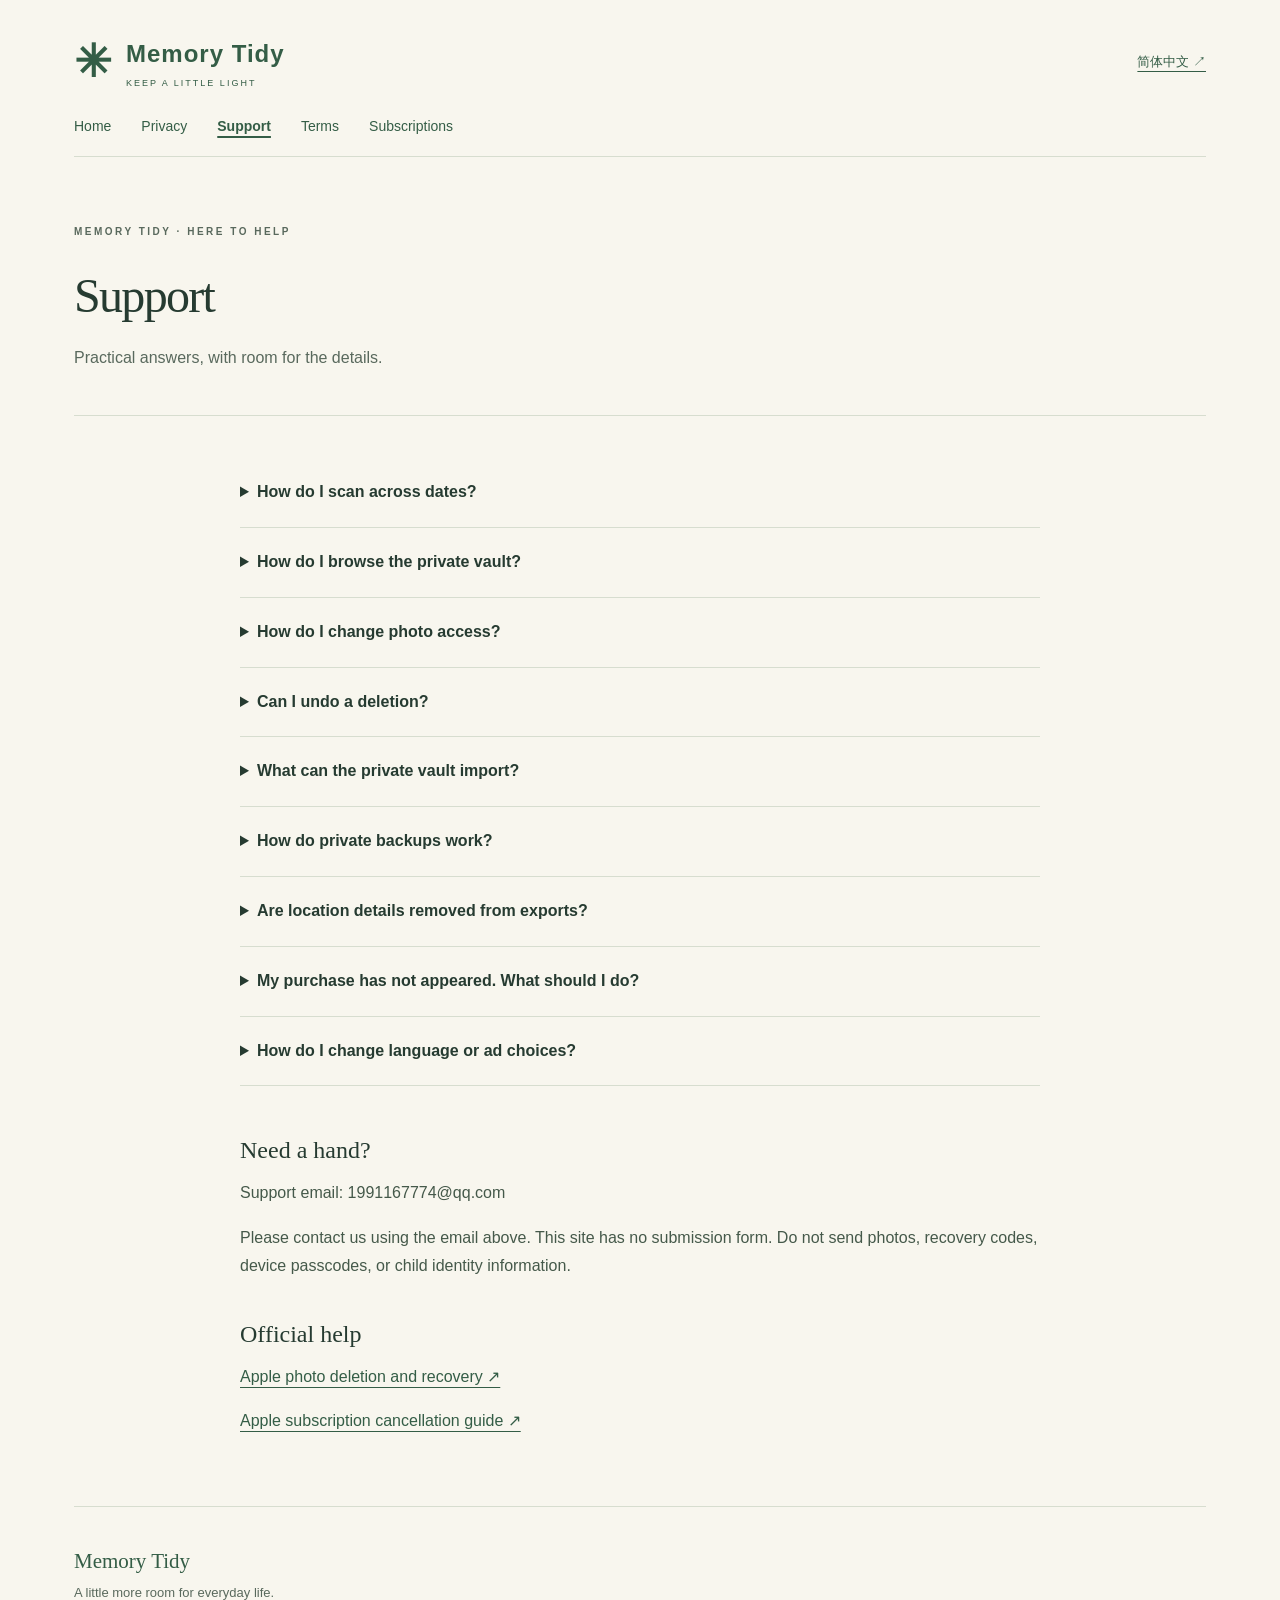
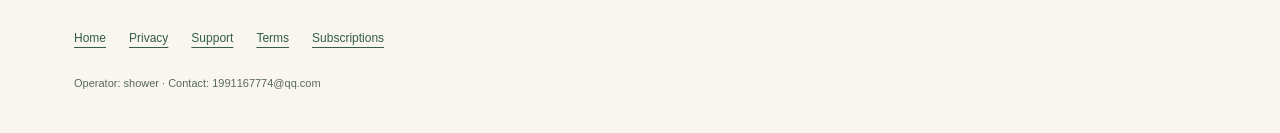
<file: support.html>
<!doctype html><html lang="en"><head><meta charset="utf-8"><meta name="viewport" content="width=device-width,initial-scale=1"><meta name="description" content="Memory Tidy: a gentler way to review your photos. Privacy, support, and subscription information."><meta name="color-scheme" content="light"><title>Support · Memory Tidy</title><link rel="stylesheet" href="style.css"><link rel="alternate" hreflang="zh" href="support-zh.html"></head><body><a class="skip" href="#main">Skip to content</a><div class="shell"><header class="site-header"><a class="brand" href="index-en.html"><span class="brand-mark" aria-hidden="true">✳</span><span>Memory Tidy<small>KEEP A LITTLE LIGHT</small></span></a><a class="language" href="support-zh.html" lang="zh">简体中文 ↗</a></header><nav aria-label="Main navigation"><a href="index-en.html">Home</a><a href="privacy.html">Privacy</a><a href="support.html" aria-current="page">Support</a><a href="terms.html">Terms</a><a href="subscriptions.html">Subscriptions</a></nav><main id="main"><header class="page-title"><div class="eyebrow">MEMORY TIDY · HERE TO HELP</div><h1>Support</h1><p>Practical answers, with room for the details.</p></header><div class="faq"><details><summary>How do I scan across dates?</summary><p>Open Scan Options at the top right of Similar Photos. Choose the last 30 days, all dates, or a custom date range, then scan that range to compare photos across dates. Analysed features are cached on the device; repeat scans reuse unchanged photos and analyse new or edited content. Use the full rescan option to ignore the cache when needed. The network-enabled scan can download unavailable iCloud content. Scanning never deletes photos automatically.</p></details><details><summary>How do I browse the private vault?</summary><p>Unlock the vault and open an item, then swipe horizontally through photos, Live Photos, and videos. The top shows your position and total count. Export, save, and delete icons stay fixed on the media page; use the information button for details.</p></details><details><summary>How do I change photo access?</summary><p>iOS asks for photo permission when needed. You can select only some photos. Adjust the selection or permission in iOS Settings for this app. Website access requires no photo permission.</p></details><details><summary>Can I undo a deletion?</summary><p>Review marked photos before submitting. Actual deletion requires system confirmation. Similar photos are submitted one group at a time; cancellation or failure keeps the current choices. After successful deletion, check Photos → Recently Deleted. Apple normally keeps deleted items for 30 days. iCloud Photos deletion may sync to other devices. Back up first.</p></details><details><summary>What can the private vault import?</summary><p>The vault supports photos, Live Photos, and videos, preserving Live Photo motion and video sound. Export original resources or save them to Photos. Import does not remove system originals. Keep originals and verify exported or restored content. Complete round trips for RAW, edit history, or every associated resource are not promised.</p></details><details><summary>How do private backups work?</summary><p>Unlock the vault and export an encrypted backup. Store the backup and its randomly generated recovery code separately and securely. Operations require enough free device storage. If storage or resource-reading errors occur, follow the message and retry. Restore with the matching code and verify the result. Lost codes cannot be recovered. Recovery from every system or device failure cannot be guaranteed.</p></details><details><summary>Are location details removed from exports?</summary><p>Exports may retain original metadata, including location. There is currently no remove-location sharing option. Check the file and destination privacy settings before sharing.</p></details><details><summary>My purchase has not appeared. What should I do?</summary><p>Use the Apple account that made the purchase and select Restore Purchases in the app. Missing products or network problems do not produce invented prices or success states. If needed, provide the app version, iOS version, and error description; never send full payment details.</p></details><details><summary>How do I change language or ad choices?</summary><p>The app follows the system language and supports iOS per-app language settings. If ads are enabled in the released version, use the in-app privacy choices entry to manage applicable consent. Pro shows no ads.</p></details></div><section class="prose"><h2>Need a hand?</h2><p>Support email: 1991167774@qq.com</p><p>Please contact us using the email above. This site has no submission form. Do not send photos, recovery codes, device passcodes, or child identity information.</p></section><section class="prose"><h2>Official help</h2><p><a href="https://support.apple.com/en-us/104967" rel="noopener noreferrer">Apple photo deletion and recovery ↗</a></p><p><a href="https://support.apple.com/en-us/118428" rel="noopener noreferrer">Apple subscription cancellation guide ↗</a></p></section></main><footer><a class="brand-name" href="index-en.html">Memory Tidy</a><p>A little more room for everyday life.</p><div class="footer-links"><a href="index-en.html">Home</a><a href="privacy.html">Privacy</a><a href="support.html" aria-current="page">Support</a><a href="terms.html">Terms</a><a href="subscriptions.html">Subscriptions</a></div><p class="small">Operator: shower · Contact: 1991167774@qq.com</p></footer></div></body></html>
</file>
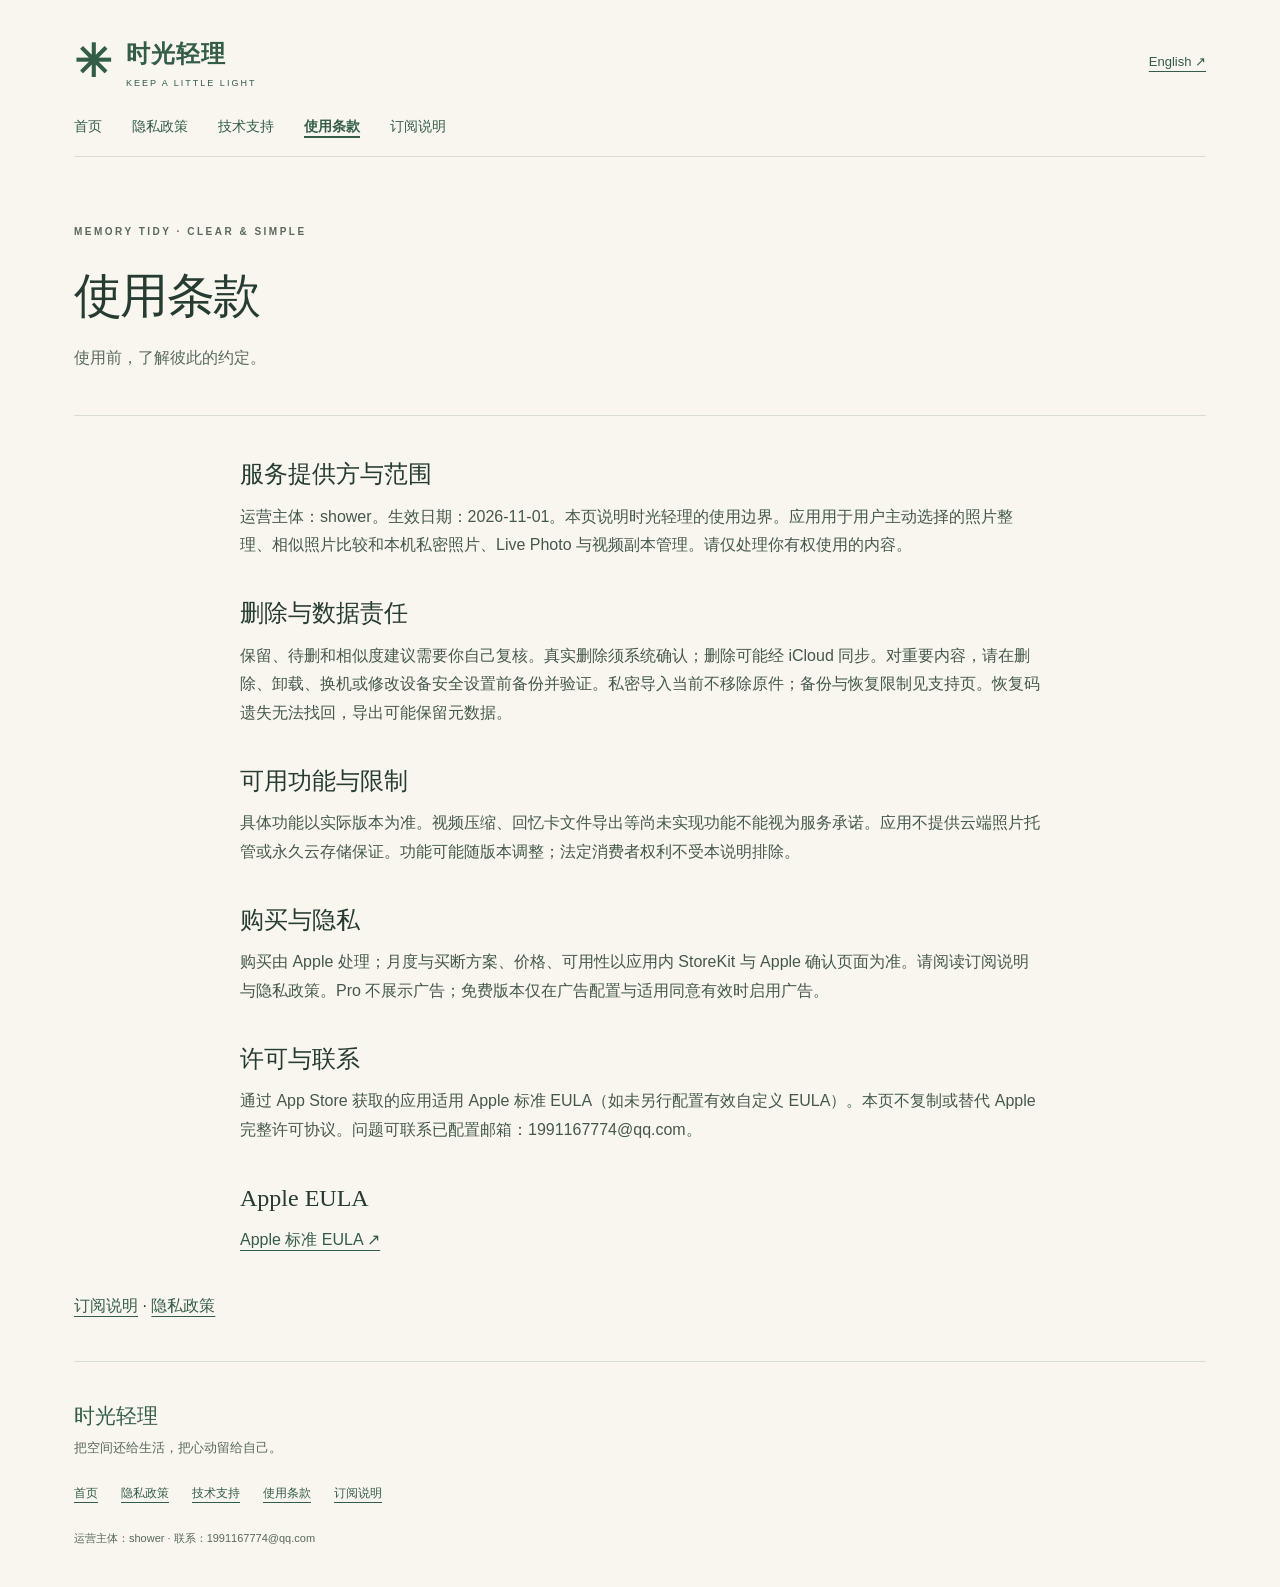
<file: terms-zh.html>
<!doctype html><html lang="zh-Hans"><head><meta charset="utf-8"><meta name="viewport" content="width=device-width,initial-scale=1"><meta name="description" content="时光轻理：给相册一点呼吸的空间。隐私、技术支持和订阅说明。"><meta name="color-scheme" content="light"><title>使用条款 · 时光轻理</title><link rel="stylesheet" href="style.css"><link rel="alternate" hreflang="en" href="terms.html"></head><body><a class="skip" href="#main">跳至正文</a><div class="shell"><header class="site-header"><a class="brand" href="index-zh.html"><span class="brand-mark" aria-hidden="true">✳</span><span>时光轻理<small>KEEP A LITTLE LIGHT</small></span></a><a class="language" href="terms.html" lang="en">English ↗</a></header><nav aria-label="主导航"><a href="index-zh.html">首页</a><a href="privacy-zh.html">隐私政策</a><a href="support-zh.html">技术支持</a><a href="terms-zh.html" aria-current="page">使用条款</a><a href="subscriptions-zh.html">订阅说明</a></nav><main id="main"><header class="page-title"><div class="eyebrow">MEMORY TIDY · CLEAR & SIMPLE</div><h1>使用条款</h1><p>使用前，了解彼此的约定。</p></header><section class="prose"><h2>服务提供方与范围</h2><p>运营主体：shower。生效日期：2026-11-01。本页说明时光轻理的使用边界。应用用于用户主动选择的照片整理、相似照片比较和本机私密照片、Live Photo 与视频副本管理。请仅处理你有权使用的内容。</p></section><section class="prose"><h2>删除与数据责任</h2><p>保留、待删和相似度建议需要你自己复核。真实删除须系统确认；删除可能经 iCloud 同步。对重要内容，请在删除、卸载、换机或修改设备安全设置前备份并验证。私密导入当前不移除原件；备份与恢复限制见支持页。恢复码遗失无法找回，导出可能保留元数据。</p></section><section class="prose"><h2>可用功能与限制</h2><p>具体功能以实际版本为准。视频压缩、回忆卡文件导出等尚未实现功能不能视为服务承诺。应用不提供云端照片托管或永久云存储保证。功能可能随版本调整；法定消费者权利不受本说明排除。</p></section><section class="prose"><h2>购买与隐私</h2><p>购买由 Apple 处理；月度与买断方案、价格、可用性以应用内 StoreKit 与 Apple 确认页面为准。请阅读订阅说明与隐私政策。Pro 不展示广告；免费版本仅在广告配置与适用同意有效时启用广告。</p></section><section class="prose"><h2>许可与联系</h2><p>通过 App Store 获取的应用适用 Apple 标准 EULA（如未另行配置有效自定义 EULA）。本页不复制或替代 Apple 完整许可协议。问题可联系已配置邮箱：1991167774@qq.com。</p></section><section class="prose"><h2>Apple EULA</h2><p><a href="https://www.apple.com/legal/internet-services/itunes/dev/stdeula/" rel="noopener noreferrer">Apple 标准 EULA ↗</a></p></section><p><a href="subscriptions-zh.html">订阅说明</a> · <a href="privacy-zh.html">隐私政策</a></p></main><footer><a class="brand-name" href="index-zh.html">时光轻理</a><p>把空间还给生活，把心动留给自己。</p><div class="footer-links"><a href="index-zh.html">首页</a><a href="privacy-zh.html">隐私政策</a><a href="support-zh.html">技术支持</a><a href="terms-zh.html" aria-current="page">使用条款</a><a href="subscriptions-zh.html">订阅说明</a></div><p class="small">运营主体：shower · 联系：1991167774@qq.com</p></footer></div></body></html>
</file>
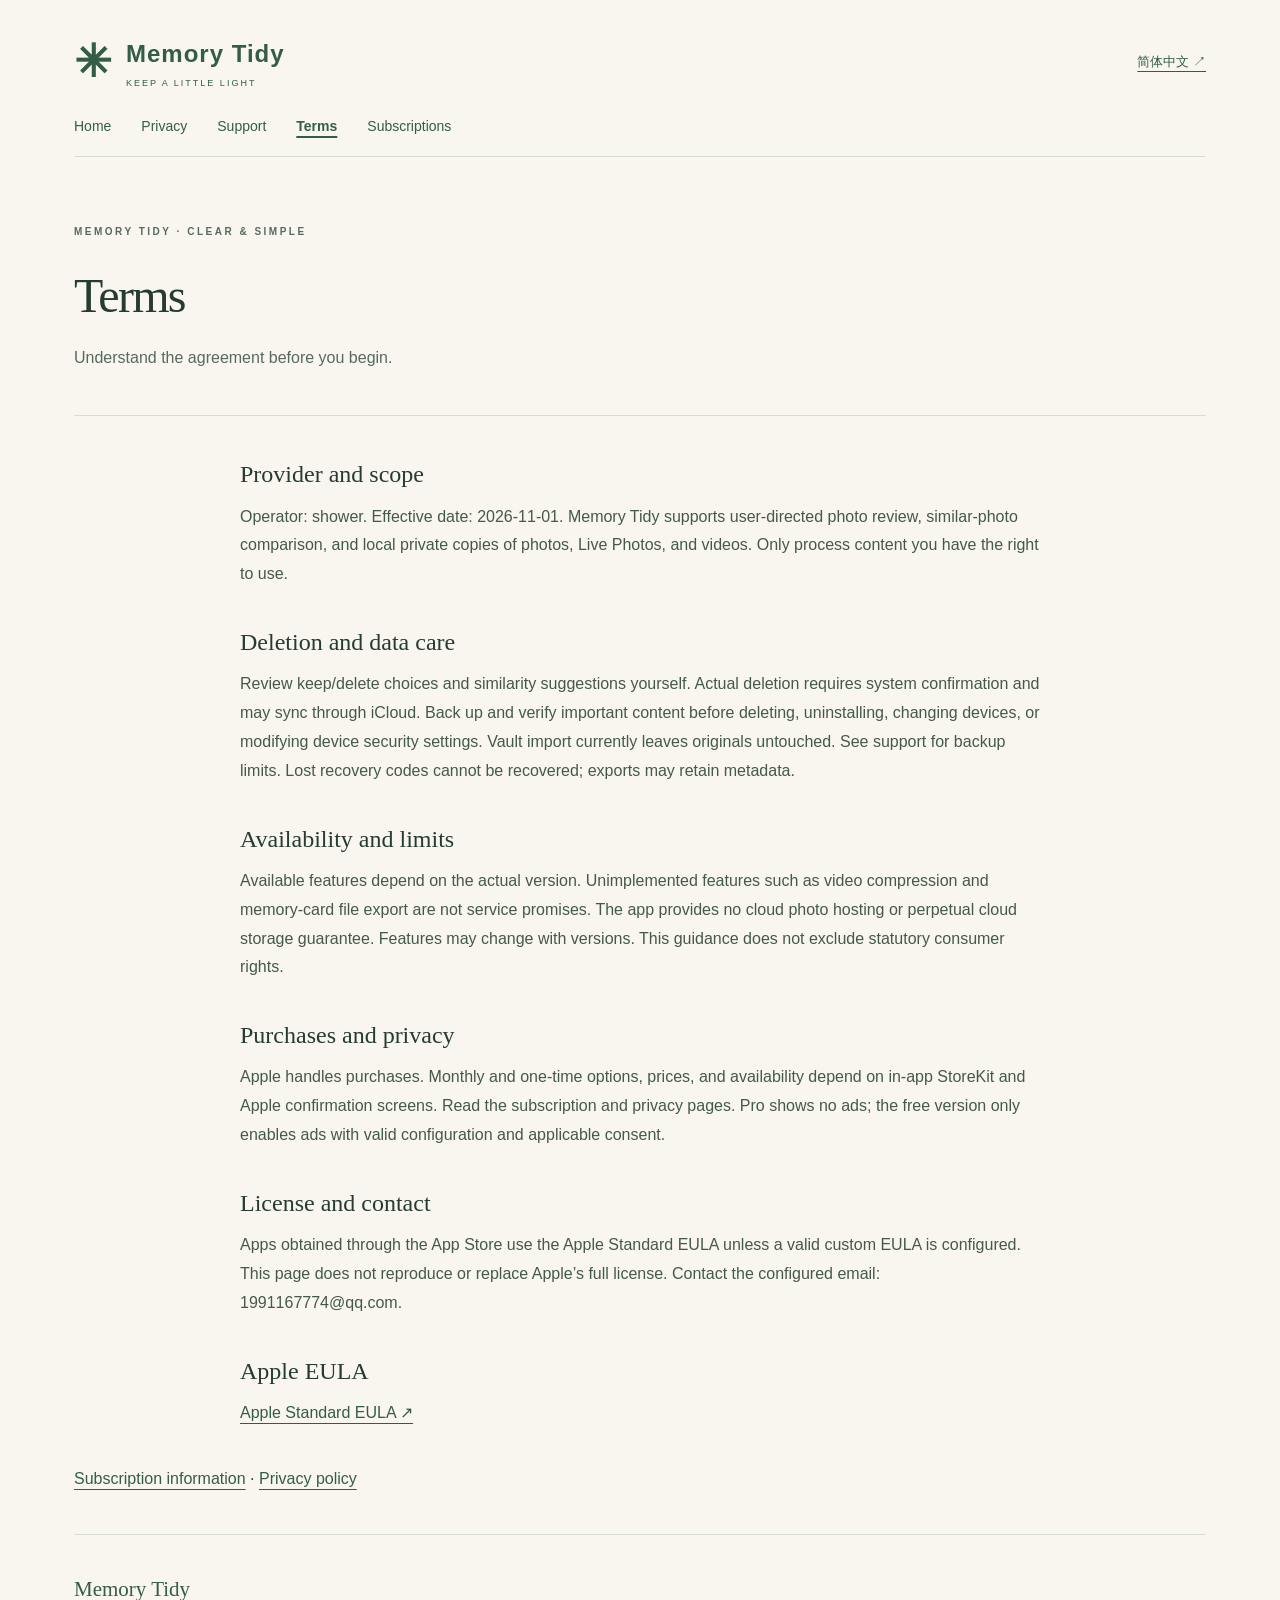
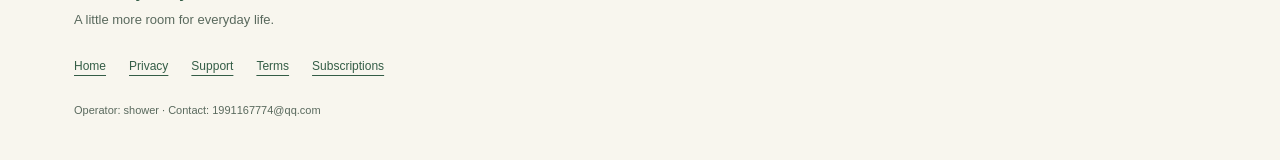
<file: terms.html>
<!doctype html><html lang="en"><head><meta charset="utf-8"><meta name="viewport" content="width=device-width,initial-scale=1"><meta name="description" content="Memory Tidy: a gentler way to review your photos. Privacy, support, and subscription information."><meta name="color-scheme" content="light"><title>Terms · Memory Tidy</title><link rel="stylesheet" href="style.css"><link rel="alternate" hreflang="zh" href="terms-zh.html"></head><body><a class="skip" href="#main">Skip to content</a><div class="shell"><header class="site-header"><a class="brand" href="index-en.html"><span class="brand-mark" aria-hidden="true">✳</span><span>Memory Tidy<small>KEEP A LITTLE LIGHT</small></span></a><a class="language" href="terms-zh.html" lang="zh">简体中文 ↗</a></header><nav aria-label="Main navigation"><a href="index-en.html">Home</a><a href="privacy.html">Privacy</a><a href="support.html">Support</a><a href="terms.html" aria-current="page">Terms</a><a href="subscriptions.html">Subscriptions</a></nav><main id="main"><header class="page-title"><div class="eyebrow">MEMORY TIDY · CLEAR & SIMPLE</div><h1>Terms</h1><p>Understand the agreement before you begin.</p></header><section class="prose"><h2>Provider and scope</h2><p>Operator: shower. Effective date: 2026-11-01. Memory Tidy supports user-directed photo review, similar-photo comparison, and local private copies of photos, Live Photos, and videos. Only process content you have the right to use.</p></section><section class="prose"><h2>Deletion and data care</h2><p>Review keep/delete choices and similarity suggestions yourself. Actual deletion requires system confirmation and may sync through iCloud. Back up and verify important content before deleting, uninstalling, changing devices, or modifying device security settings. Vault import currently leaves originals untouched. See support for backup limits. Lost recovery codes cannot be recovered; exports may retain metadata.</p></section><section class="prose"><h2>Availability and limits</h2><p>Available features depend on the actual version. Unimplemented features such as video compression and memory-card file export are not service promises. The app provides no cloud photo hosting or perpetual cloud storage guarantee. Features may change with versions. This guidance does not exclude statutory consumer rights.</p></section><section class="prose"><h2>Purchases and privacy</h2><p>Apple handles purchases. Monthly and one-time options, prices, and availability depend on in-app StoreKit and Apple confirmation screens. Read the subscription and privacy pages. Pro shows no ads; the free version only enables ads with valid configuration and applicable consent.</p></section><section class="prose"><h2>License and contact</h2><p>Apps obtained through the App Store use the Apple Standard EULA unless a valid custom EULA is configured. This page does not reproduce or replace Apple’s full license. Contact the configured email: 1991167774@qq.com.</p></section><section class="prose"><h2>Apple EULA</h2><p><a href="https://www.apple.com/legal/internet-services/itunes/dev/stdeula/" rel="noopener noreferrer">Apple Standard EULA ↗</a></p></section><p><a href="subscriptions.html">Subscription information</a> · <a href="privacy.html">Privacy policy</a></p></main><footer><a class="brand-name" href="index-en.html">Memory Tidy</a><p>A little more room for everyday life.</p><div class="footer-links"><a href="index-en.html">Home</a><a href="privacy.html">Privacy</a><a href="support.html">Support</a><a href="terms.html" aria-current="page">Terms</a><a href="subscriptions.html">Subscriptions</a></div><p class="small">Operator: shower · Contact: 1991167774@qq.com</p></footer></div></body></html>
</file>
<file: style.css>
:root{--paper:#f8f6ee;--ink:#263b31;--muted:#59695d;--green:#345d46;--sage:#e4e9da;--line:#d7ddcf;--accent:#aa673d}*{box-sizing:border-box}html{scroll-behavior:smooth}body{margin:0;background:var(--paper);color:var(--ink);font-family:-apple-system,BlinkMacSystemFont,"Segoe UI","PingFang SC","Hiragino Sans GB",sans-serif;line-height:1.8;font-size:16px}a{color:var(--green);text-underline-offset:5px}a:hover{text-decoration-thickness:2px}a:focus-visible,summary:focus-visible{outline:3px solid var(--accent);outline-offset:5px}h1,h2,p{margin-top:0}h1,h2{font-family:Georgia,"Songti SC","STSong",serif;font-weight:500;line-height:1.35}h1{font-size:clamp(40px,5.1vw,74px);letter-spacing:-.035em}h2{font-size:27px}.shell{max-width:1240px;padding:0 54px;margin:auto}.site-header{display:flex;justify-content:space-between;align-items:center;padding:32px 0 23px;gap:20px}.brand{display:flex;gap:13px;align-items:center;text-decoration:none;font-size:24px;letter-spacing:1px;font-weight:600}.brand small{display:block;font-size:9px;letter-spacing:2px;font-weight:500}.brand-mark{font-size:45px;line-height:1;color:var(--green)}.language{font-size:13px;white-space:nowrap}nav{display:flex;gap:30px;border-bottom:1px solid var(--line);padding:0 0 16px;flex-wrap:wrap}nav a{font-size:14px;text-decoration:none}nav a[aria-current]{font-weight:700;text-decoration:underline;text-decoration-thickness:2px}.draft{background:#eeeadb;border-left:3px solid #9b7842;margin-top:22px;padding:9px 15px;font-size:12px;color:#625234}.hero{display:grid;grid-template-columns:1.15fr 1fr;gap:30px;align-items:center;min-height:590px;padding:70px 0}.eyebrow{font-size:10px;letter-spacing:2.5px;font-weight:600;color:var(--muted);margin-bottom:23px}.intro{max-width:480px;color:var(--muted);font-size:17px;line-height:2}.actions{display:flex;align-items:center;gap:20px;flex-wrap:wrap;margin-top:30px;font-size:12px}.button{display:inline-block;background:var(--green);color:#fff;padding:13px 24px;border-radius:5px;text-decoration:none;font-size:14px}.button:hover{background:#264a35}.pending{color:var(--muted)}.album{height:400px;position:relative;background:var(--sage);border-radius:48% 48% 6px 6px;margin-left:15px}.print{background:#fffef9;padding:13px 13px 22px;box-shadow:0 10px 30px #263b311a;position:absolute;width:64%;max-width:250px}.print span{display:block;text-align:center;font:italic 12px Georgia,serif;color:#68705d;margin-top:14px}.p1{transform:rotate(-9deg);top:33px;left:-5px}.p2{transform:rotate(10deg);top:133px;right:-5px;width:51%}.landscape{position:relative;height:190px;background:linear-gradient(#dbe4df 0 62%,#d4c8a7 62%);overflow:hidden}.landscape:after{content:"";position:absolute;width:260px;height:130px;background:#809b78;border-radius:50%;bottom:-45px;left:-80px;transform:rotate(-18deg)}.landscape:before{content:"";position:absolute;background:#eee1b7;width:44px;height:44px;right:25px;top:25px;border-radius:50%}.landscape i{position:absolute;background:#a4b49a;width:240px;height:120px;bottom:-35px;right:-70px;border-radius:50%}.flower{height:165px;display:grid;place-items:center;background:#e9ddc7;color:#a77248;font-size:125px;line-height:1}.album-note{position:absolute;bottom:15px;left:25px;font:9px Georgia,serif;letter-spacing:3px}.cards{display:grid;grid-template-columns:repeat(3,1fr);gap:36px;padding:40px 0 60px;border-top:1px solid var(--line)}.cards section{padding-right:20px}.number{font-family:Georgia,serif;color:var(--accent);font-size:14px}.cards h2{font-size:23px;margin-top:15px}.cards p{color:var(--muted);font-size:14px}.wide-note{background:var(--sage);padding:50px 60px;border-radius:6px;margin:0 0 70px}.wide-note p{max-width:690px;color:var(--muted)}.page-title{padding:66px 0 42px;border-bottom:1px solid var(--line);margin-bottom:42px}.page-title h1{font-size:48px;margin-bottom:16px}.page-title p{color:var(--muted);margin-bottom:0}.prose{max-width:800px;margin:0 auto 37px}.prose h2{font-size:24px;margin-bottom:12px}.prose p{color:#45594a;overflow-wrap:anywhere}.prose a{overflow-wrap:anywhere}main>.prose:last-child{margin-bottom:70px}.faq{max-width:800px;margin:0 auto 48px}details{border-bottom:1px solid var(--line);padding:20px 0}summary{cursor:pointer;font-weight:600;padding-right:20px}details p{margin:15px 0 0;color:var(--muted)}footer{padding:36px 0 28px;border-top:1px solid var(--line);margin-top:40px}footer p{color:var(--muted);font-size:13px}.brand-name{font-size:21px;text-decoration:none;font-family:Georgia,"Songti SC",serif}.footer-links{display:flex;gap:23px;flex-wrap:wrap;font-size:12px;margin:24px 0}.small{font-size:11px;overflow-wrap:anywhere}.skip{position:absolute;top:-100px;left:15px;background:var(--green);color:#fff;padding:10px 20px;z-index:10}.skip:focus{top:10px}.language-entry{max-width:750px;padding:100px 25px;margin:auto;text-align:center}.language-entry h1{font-size:40px;margin-top:25px}.language-entry p{color:var(--muted);margin-bottom:30px}.secondary{background:transparent;color:var(--green);border:1px solid var(--green)}.secondary:hover{color:#fff}@media(max-width:760px){.shell{padding:0 24px}.site-header{padding-top:24px}.brand{font-size:21px}nav{gap:10px 23px}nav a{font-size:13px}.hero{grid-template-columns:1fr;gap:35px;padding:45px 0 50px}.hero h1{font-size:48px}.album{width:min(360px,90%);height:350px;margin:20px auto}.landscape{height:165px}.flower{height:145px}.p2{top:125px}.cards{grid-template-columns:1fr;gap:25px;padding:30px 0}.cards section{padding:0}.cards h2{margin:8px 0}.cards p{margin-bottom:0}.wide-note{padding:30px 25px;margin:20px 0 45px}.page-title{padding:40px 0 30px;margin-bottom:30px}.page-title h1{font-size:38px}.prose h2{font-size:23px}.footer-links{gap:12px 20px}}@media(prefers-reduced-motion:reduce){html{scroll-behavior:auto}}@media print{.album,.draft,.site-header,.language,nav,.footer-links{display:none}.shell{max-width:none;padding:0}a{color:inherit}body{background:#fff}.prose{max-width:none}.page-title{padding-top:0}}
</file>
